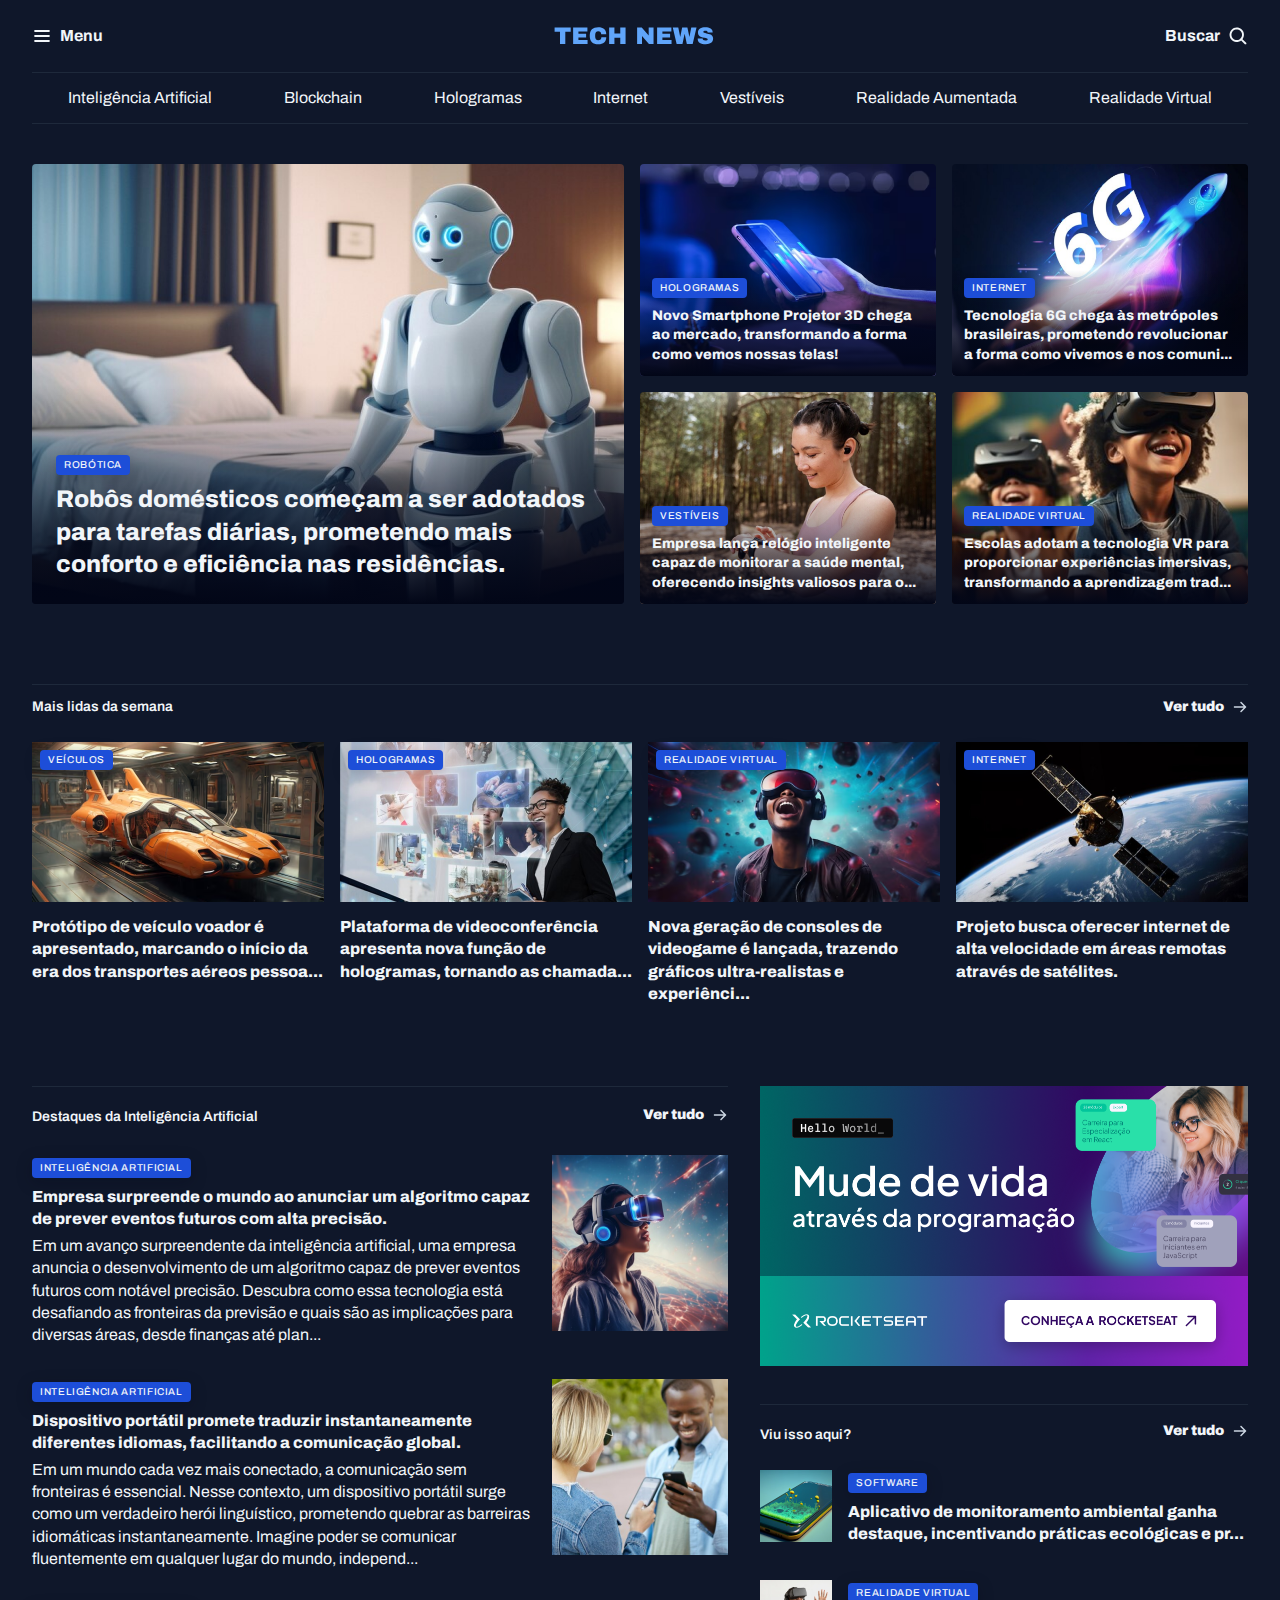
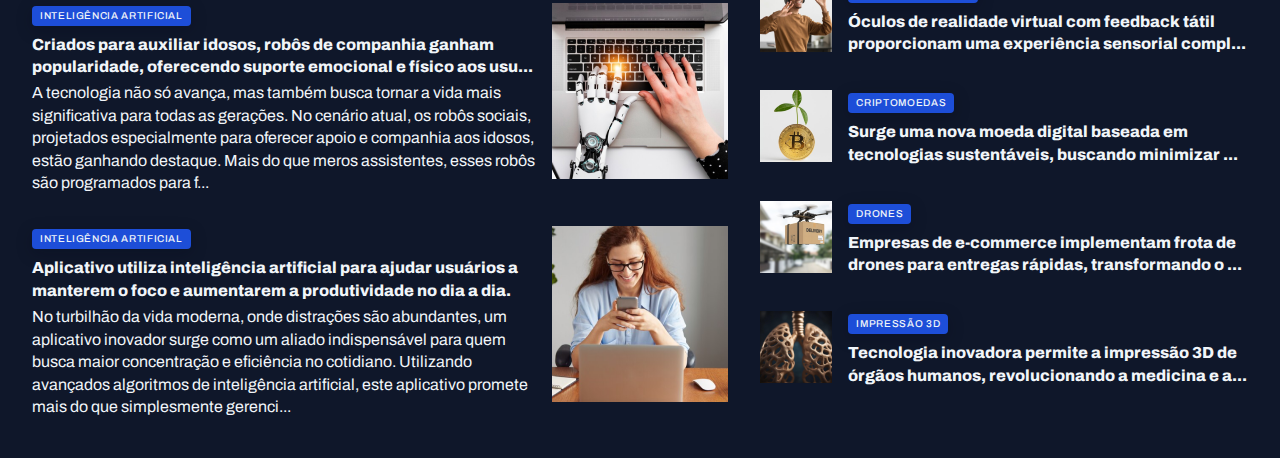
<file: index.html>
<!DOCTYPE html>
<html lang="pt-br">
  <head>
    <link rel="preconnect" href="https://fonts.googleapis.com" />
    <link rel="preconnect" href="https://fonts.gstatic.com" crossorigin />

    <meta charset="UTF-8" />
    <meta name="viewport" content="width=device-width, initial-scale=1.0" />
    <title>Portal de notícias</title>
    <link rel="stylesheet" href="./styles/index.css" />

    <link
      href="https://fonts.googleapis.com/css2?family=Archivo:ital,wght@0,100..900;1,100..900&display=swap"
      rel="stylesheet"
    />
  </head>
  <body>
    <header class="container">
      <nav id="primary" class="grid grid-flow-col">
        <div>
          <img src="assets/icons/List.svg" alt="ícone de menu" />
          <strong>Menu</strong>
        </div>

        <div>
          <img src="assets/Logo.svg" alt="TechNews logo" />
        </div>

        <div>
          <strong>Buscar</strong>
          <img
            src="assets/icons/MagnifyingGlass.svg"
            alt="ícone de lupa para pesquisa"
          />
        </div>
      </nav>

      <nav id="secondary" class="grid grid-flow-col">
        <a href="#">Inteligência Artificial</a>
        <a href="">Blockchain</a>
        <a href="">Hologramas</a>
        <a href="">Internet</a>
        <a href="">Vestíveis</a>
        <a href="">Realidade Aumentada</a>
        <a href="">Realidade Virtual</a>
      </nav>
    </header>

    <main class="grid container">
      <section id="featured" class="grid grid-flow-col gap-16">
        <figure class="card">
          <img src="assets/images/Image 01.png" alt="" />

          <figcaption>
            <span class="content-tag">Robótica</span>
            <h2 class="text-2xl">
              Robôs domésticos começam a ser adotados para tarefas diárias,
              prometendo mais conforto e eficiência nas residências.
            </h2>
          </figcaption>
        </figure>

        <div class="grid grid-cols-2 gap-16">
          <figure class="card">
            <img
              src="assets/images/Image 02.png"
              alt="Novo Smartphone Projetor 3D chega ao mercado, transformando a forma como vemos nossas telas!"
            />

            <figcaption>
              <span class="content-tag">Hologramas</span>
              <h2 class="text-lg">
                Novo Smartphone Projetor 3D chega ao mercado, transformando a
                forma como vemos nossas telas!
              </h2>
            </figcaption>
          </figure>

          <figure class="card">
            <img
              src="assets/images/Image 03.png"
              alt="Tecnologia 6G chega às metrópoles brasileiras, prometendo revolucionar a forma como vivemos e nos comunicamos."
            />

            <figcaption>
              <span class="content-tag">Internet</span>
              <h2 class="text-lg">
                Tecnologia 6G chega às metrópoles brasileiras, prometendo
                revolucionar a forma como vivemos e nos comuni...
              </h2>
            </figcaption>
          </figure>

          <figure class="card">
            <img
              src="assets/images/Image 04.png"
              alt="Empresa lança relógio inteligente capaz de monitorar a saúde mental, oferecendo insights valiosos para o bem-estar pessoal.
          "
            />

            <figcaption>
              <span class="content-tag">Vestíveis</span>
              <h2 class="text-lg">
                Empresa lança relógio inteligente capaz de monitorar a saúde
                mental, oferecendo insights valiosos para o...
              </h2>
            </figcaption>
          </figure>

          <figure class="card">
            <img
              src="assets/images/Image 05.png"
              alt="Escolas adotam a tecnologia VR para proporcionar experiências imersivas, transformando a aprendizagem tradicional."
            />

            <figcaption>
              <span class="content-tag">Realidade Virtual</span>
              <h2 class="text-lg">
                Escolas adotam a tecnologia VR para proporcionar experiências
                imersivas, transformando a aprendizagem trad...
              </h2>
            </figcaption>
          </figure>
        </div>
      </section>

      <section id="weekly">
        <header class="grid grid-flow-col">
          <h3>Mais lidas da semana</h3>
          <a href="#" class="grid grid-flow-col">
            <strong>Ver tudo</strong>
            <span></span>
          </a>
        </header>

        <div class="grid gap-16">
          <figure>
            <span class="content-tag">veículos</span>
            <img
              src="assets/images/Image 06.png"
              alt="Protótipo de veículo voador é apresentado, marcando o início da era dos transportes aéreos pessoais."
            />
            <p>
              Protótipo de veículo voador é apresentado, marcando o início da
              era dos transportes aéreos pessoa...
            </p>
          </figure>

          <figure>
            <span class="content-tag">Hologramas</span>
            <img
              src="assets/images/Image 07.png"
              alt="Plataforma de videoconferência apresenta nova função de hologramas, tornando as chamadas virtuais mais realistas e envolventes."
            />
            <p>
              Plataforma de videoconferência apresenta nova função de
              hologramas, tornando as chamada...
            </p>
          </figure>

          <figure>
            <span class="content-tag">Realidade virtual</span>
            <img
              src="assets/images/Image 08.png"
              alt="Nova geração de consoles de videogame é lançada, trazendo gráficos ultra-realistas e experiências de jogo totalmente envolventes."
            />
            <p>
              Nova geração de consoles de videogame é lançada, trazendo gráficos
              ultra-realistas e experiênci...
            </p>
          </figure>

          <figure>
            <span class="content-tag">Internet</span>
            <img
              src="assets/images/Image 09.png"
              alt="Projeto busca oferecer internet de alta velocidade em áreas remotas através de satélites."
            />
            <p>
              Projeto busca oferecer internet de alta velocidade em áreas
              remotas através de satélites.
            </p>
          </figure>
        </div>
      </section>

      <section id="ai">
        <header class="grid grid-flow-col">
          <h3>Destaques da Inteligência Artificial</h3>
          <a href="#" class="grid grid-flow-col">
            <strong>Ver tudo</strong>
            <span></span>
          </a>
        </header>

        <div class="grid gap-32">
          <article class="grid grid-flow-col gap-16">
            <div>
              <span class="content-tag">Inteligência Artificial</span>
              <h3 class="text-xl">
                Empresa surpreende o mundo ao anunciar um algoritmo capaz de
                prever eventos futuros com alta precisão.
              </h3>
              <p class="text-sm">
                Em um avanço surpreendente da inteligência artificial, uma
                empresa anuncia o desenvolvimento de um algoritmo capaz de
                prever eventos futuros com notável precisão. Descubra como essa
                tecnologia está desafiando as fronteiras da previsão e quais são
                as implicações para diversas áreas, desde finanças até plan...
              </p>
            </div>
            <div>
              <img src="./assets/images/Image 10.png" alt="" />
            </div>
          </article>

          <article class="grid grid-flow-col gap-16">
            <div>
              <span class="content-tag">Inteligência Artificial</span>
              <h3 class="text-xl">
                Dispositivo portátil promete traduzir instantaneamente
                diferentes idiomas, facilitando a comunicação global.
              </h3>
              <p class="text-sm">
                Em um mundo cada vez mais conectado, a comunicação sem
                fronteiras é essencial. Nesse contexto, um dispositivo portátil
                surge como um verdadeiro herói linguístico, prometendo quebrar
                as barreiras idiomáticas instantaneamente. Imagine poder se
                comunicar fluentemente em qualquer lugar do mundo, independ...
              </p>
            </div>
            <div>
              <img src="./assets/images/Image 11.png" alt="" />
            </div>
          </article>

          <article class="grid grid-flow-col gap-16">
            <div>
              <span class="content-tag">Inteligência Artificial</span>
              <h3 class="text-xl">
                Criados para auxiliar idosos, robôs de companhia ganham
                popularidade, oferecendo suporte emocional e físico aos usu...
              </h3>
              <p class="text-sm">
                A tecnologia não só avança, mas também busca tornar a vida mais
                significativa para todas as gerações. No cenário atual, os robôs
                sociais, projetados especialmente para oferecer apoio e
                companhia aos idosos, estão ganhando destaque. Mais do que meros
                assistentes, esses robôs são programados para f...
              </p>
            </div>
            <div>
              <img src="./assets/images/Image 12.png" alt="" />
            </div>
          </article>

          <article class="grid grid-flow-col gap-16">
            <div>
              <span class="content-tag">Inteligência Artificial</span>
              <h3 class="text-xl">
                Aplicativo utiliza inteligência artificial para ajudar usuários
                a manterem o foco e aumentarem a produtividade no dia a dia.
              </h3>
              <p class="text-sm">
                No turbilhão da vida moderna, onde distrações são abundantes, um
                aplicativo inovador surge como um aliado indispensável para quem
                busca maior concentração e eficiência no cotidiano. Utilizando
                avançados algoritmos de inteligência artificial, este aplicativo
                promete mais do que simplesmente gerenci...
              </p>
            </div>
            <div>
              <img src="./assets/images/Image 13.png" alt="" />
            </div>
          </article>
        </div>
      </section>

      <aside>
        <div id="ads">
          <img src="assets/Ads.png" alt="" />
        </div>

        <section id="more">
          <header class="grid grid-flow-col">
            <h3>Viu isso aqui?</h3>
            <a href="#" class="grid grid-flow-col">
              <strong>Ver tudo</strong>
              <span></span>
            </a>
          </header>

          <div class="grid gap-32">
            <article class="grid grid-flow-col gap-16">
              <div>
                <img
                  src="./assets/images/Image 14.png"
                  alt="Aplicativo de monitoramento ambiental ganha destaque, incentivando práticas ecológicas e promovendo a conscientização."
                />
              </div>
              <div>
                <span class="content-tag">Software</span>
                <h3 class="text-xl">
                  Aplicativo de monitoramento ambiental ganha destaque,
                  incentivando práticas ecológicas e pr...
                </h3>
              </div>
            </article>

            <article class="grid grid-flow-col gap-16">
              <div>
                <img
                  src="./assets/images/Image 15.png"
                  alt="Óculos de realidade virtual com feedback tátil proporcionam uma experiência sensorial completa, imergindo usuários em ambientes digitais."
                />
              </div>
              <div>
                <span class="content-tag">Realidade Virtual</span>
                <h3 class="text-xl">
                  Óculos de realidade virtual com feedback tátil proporcionam
                  uma experiência sensorial compl...
                </h3>
              </div>
            </article>

            <article class="grid grid-flow-col gap-16">
              <div>
                <img
                  src="./assets/images/Image 16.png"
                  alt="Surge uma nova moeda digital baseada em tecnologias sustentáveis, buscando minimizar o impacto ambiental associado à mineração de criptomoedas."
                />
              </div>
              <div>
                <span class="content-tag">Criptomoedas</span>
                <h3 class="text-xl">
                  Surge uma nova moeda digital baseada em tecnologias
                  sustentáveis, buscando minimizar ...
                </h3>
              </div>
            </article>

            <article class="grid grid-flow-col gap-16">
              <div>
                <img
                  src="./assets/images/Image 17.png"
                  alt="Empresas de e-commerce implementam frota de drones para entregas rápidas, transformando o cenário do comércio online."
                />
              </div>
              <div>
                <span class="content-tag">Drones</span>
                <h3 class="text-xl">
                  Empresas de e-commerce implementam frota de drones para
                  entregas rápidas, transformando o ...
                </h3>
              </div>
            </article>

            <article class="grid grid-flow-col gap-16">
              <div>
                <img
                  src="./assets/images/Image 18.png"
                  alt="Tecnologia inovadora permite a impressão 3D de órgãos humanos, revolucionando a medicina e a lista de espera por transplantes."
                />
              </div>
              <div>
                <span class="content-tag">Impressão 3d</span>
                <h3 class="text-xl">
                  Tecnologia inovadora permite a impressão 3D de órgãos humanos,
                  revolucionando a medicina e a...
                </h3>
              </div>
            </article>
          </div>
        </section>
      </aside>
    </main>
  </body>
</html>
</file>
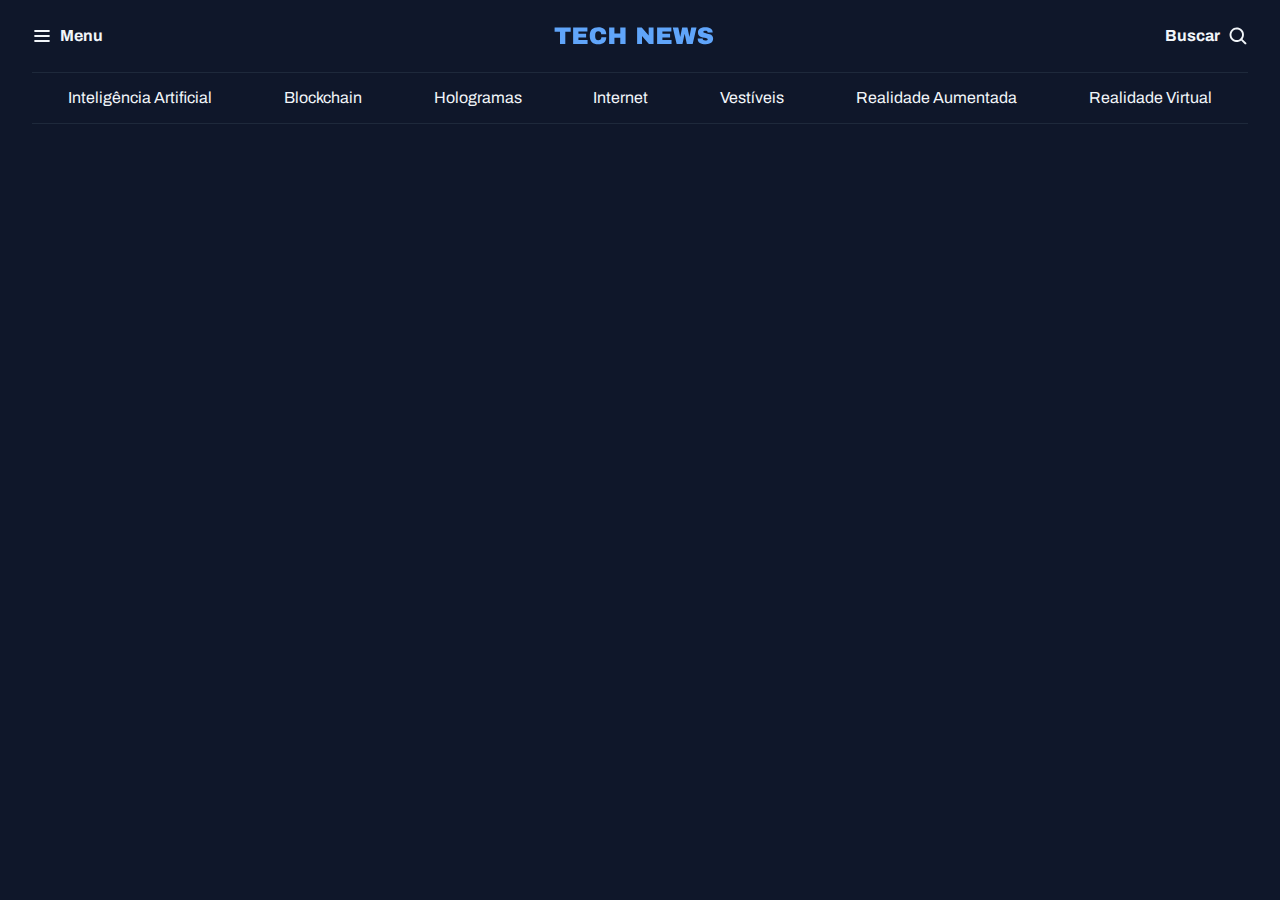
<file: 05 - Criando o header e os menus/index.html>
<!DOCTYPE html>
<html lang="pt-br">
  <head>

  <link rel="preconnect" href="https://fonts.googleapis.com">
  <link rel="preconnect" href="https://fonts.gstatic.com" crossorigin>

  <meta charset="UTF-8">
  <meta name="viewport" content="width=device-width, initial-scale=1.0">
  <title>Portal de notícias</title>
  <link rel="stylesheet" href="./styles/index.css">

  <link href="https://fonts.googleapis.com/css2?family=Archivo:ital,wght@0,100..900;1,100..900&display=swap" rel="stylesheet">
</head>
<body>
  <header class="container
  ">
    <nav id="primary" class="grid grid-flow-col">
      <div>
        <img src="assets/icons/List.svg" alt="ícone de menu">
        <strong>Menu</strong>
      </div>

      <div>
        <img src="assets/Logo.svg" alt="TechNews logo">
      </div>

      <div>
        <strong>Buscar</strong>
        <img src="assets/icons/MagnifyingGlass.svg" alt="ícone de lupa para pesquisa">
      </div>
    </nav>

    <nav id="secondary" class="grid grid-flow-col">
      <a href="#">Inteligência Artificial</a>
      <a href="">Blockchain</a>
      <a href="">Hologramas</a>
      <a href="">Internet</a>
      <a href="">Vestíveis</a>
      <a href="">Realidade Aumentada</a>
      <a href="">Realidade  Virtual</a>
    </nav>
  </header>
</body>
</html>
</file>
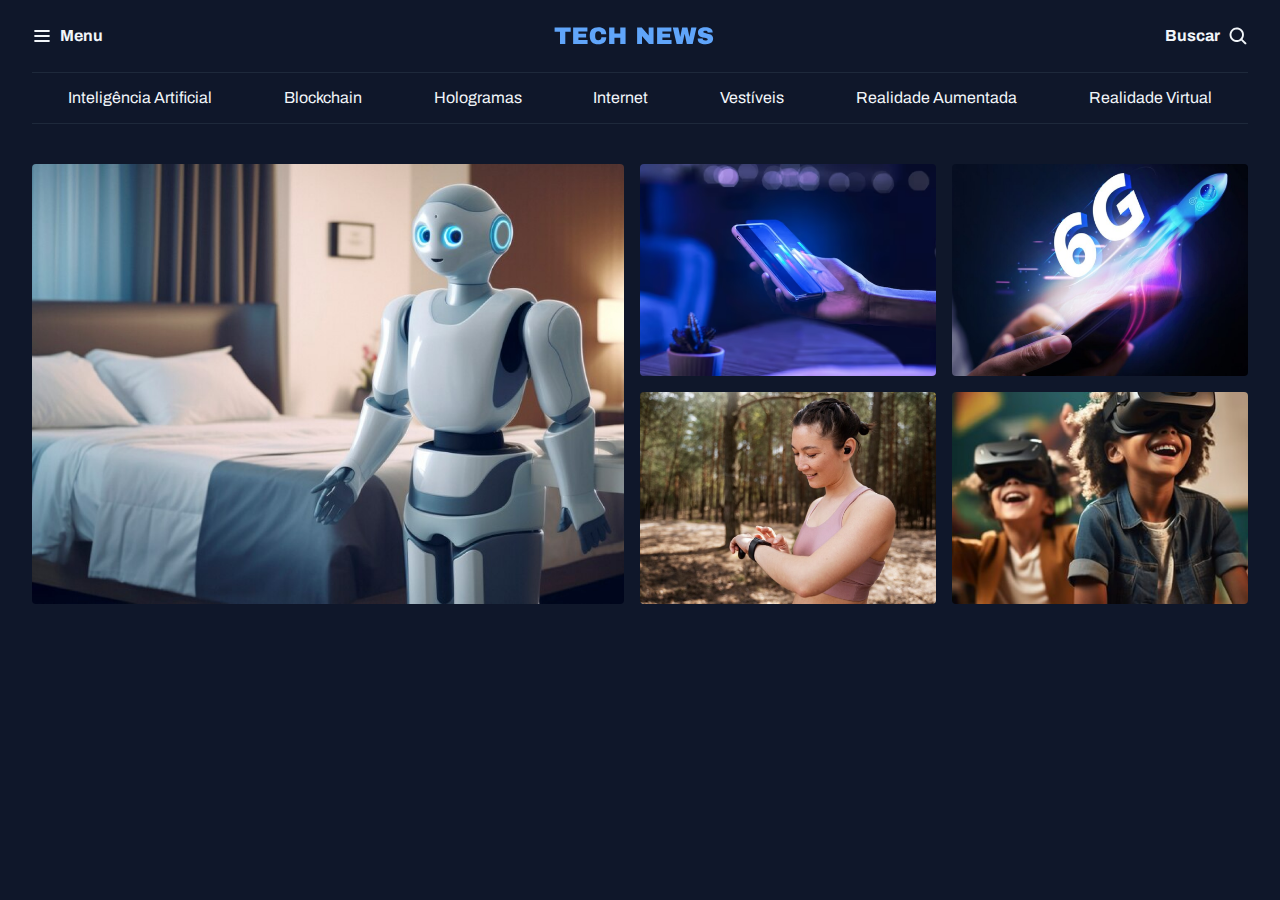
<file: 06 - Estruturando a seção de destaques/index.html>
<!DOCTYPE html>
<html lang="pt-br">
  <head>

  <link rel="preconnect" href="https://fonts.googleapis.com">
  <link rel="preconnect" href="https://fonts.gstatic.com" crossorigin>

  <meta charset="UTF-8">
  <meta name="viewport" content="width=device-width, initial-scale=1.0">
  <title>Portal de notícias</title>
  <link rel="stylesheet" href="./styles/index.css">

  <link href="https://fonts.googleapis.com/css2?family=Archivo:ital,wght@0,100..900;1,100..900&display=swap" rel="stylesheet">
</head>
<body>
  <header class="container
  ">
    <nav id="primary" class="grid grid-flow-col">
      <div>
        <img src="assets/icons/List.svg" alt="ícone de menu">
        <strong>Menu</strong>
      </div>

      <div>
        <img src="assets/Logo.svg" alt="TechNews logo">
      </div>

      <div>
        <strong>Buscar</strong>
        <img src="assets/icons/MagnifyingGlass.svg" alt="ícone de lupa para pesquisa">
      </div>
    </nav>

    <nav id="secondary" class="grid grid-flow-col">
      <a href="#">Inteligência Artificial</a>
      <a href="">Blockchain</a>
      <a href="">Hologramas</a>
      <a href="">Internet</a>
      <a href="">Vestíveis</a>
      <a href="">Realidade Aumentada</a>
      <a href="">Realidade  Virtual</a>
    </nav>
  </header>

  <main class="grid container">
    <section id="featured" class="grid grid-flow-col gap-16">

      <div>
        <img src="assets/images/Image 01.png" alt="">
      </div>
      
      <div class="grid grid-cols-2 gap-16">
        <div>
          <img src="assets/images/Image 02.png" alt="">
        </div>
        <div>
          <img src="assets/images/Image 03.png" alt="">
        </div>
        <div>
          <img src="assets/images/Image 04.png" alt="">
        </div>
        <div>
          <img src="assets/images/Image 05.png" alt="">
        </div>
      </div>

    </section>
  </main>
</body>
</html>
</file>
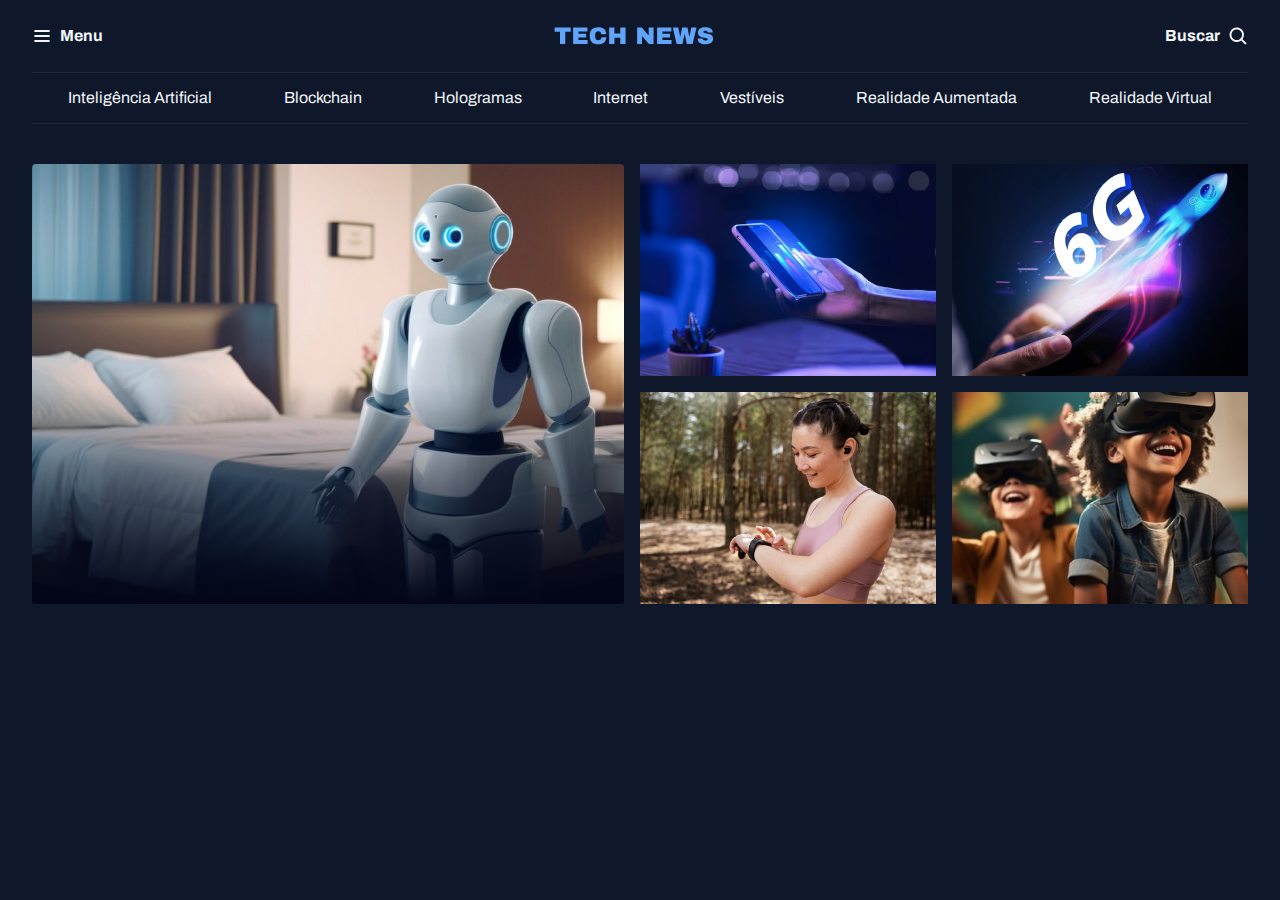
<file: 07 - Criando o card com o fundo degradê/index.html>
<!DOCTYPE html>
<html lang="pt-br">
  <head>

  <link rel="preconnect" href="https://fonts.googleapis.com">
  <link rel="preconnect" href="https://fonts.gstatic.com" crossorigin>

  <meta charset="UTF-8">
  <meta name="viewport" content="width=device-width, initial-scale=1.0">
  <title>Portal de notícias</title>
  <link rel="stylesheet" href="./styles/index.css">

  <link href="https://fonts.googleapis.com/css2?family=Archivo:ital,wght@0,100..900;1,100..900&display=swap" rel="stylesheet">
</head>
<body>
  <header class="container
  ">
    <nav id="primary" class="grid grid-flow-col">
      <div>
        <img src="assets/icons/List.svg" alt="ícone de menu">
        <strong>Menu</strong>
      </div>

      <div>
        <img src="assets/Logo.svg" alt="TechNews logo">
      </div>

      <div>
        <strong>Buscar</strong>
        <img src="assets/icons/MagnifyingGlass.svg" alt="ícone de lupa para pesquisa">
      </div>
    </nav>

    <nav id="secondary" class="grid grid-flow-col">
      <a href="#">Inteligência Artificial</a>
      <a href="">Blockchain</a>
      <a href="">Hologramas</a>
      <a href="">Internet</a>
      <a href="">Vestíveis</a>
      <a href="">Realidade Aumentada</a>
      <a href="">Realidade  Virtual</a>
    </nav>
  </header>

  <main class="grid container">
    <section id="featured" class="grid grid-flow-col gap-16">

      <div class="card">
        <img src="assets/images/Image 01.png" alt="">
      </div>
      
      <div class="grid grid-cols-2 gap-16">
        <div>
          <img src="assets/images/Image 02.png" alt="">
        </div>
        <div>
          <img src="assets/images/Image 03.png" alt="">
        </div>
        <div>
          <img src="assets/images/Image 04.png" alt="">
        </div>
        <div>
          <img src="assets/images/Image 05.png" alt="">
        </div>
      </div>

    </section>
  </main>
</body>
</html>
</file>
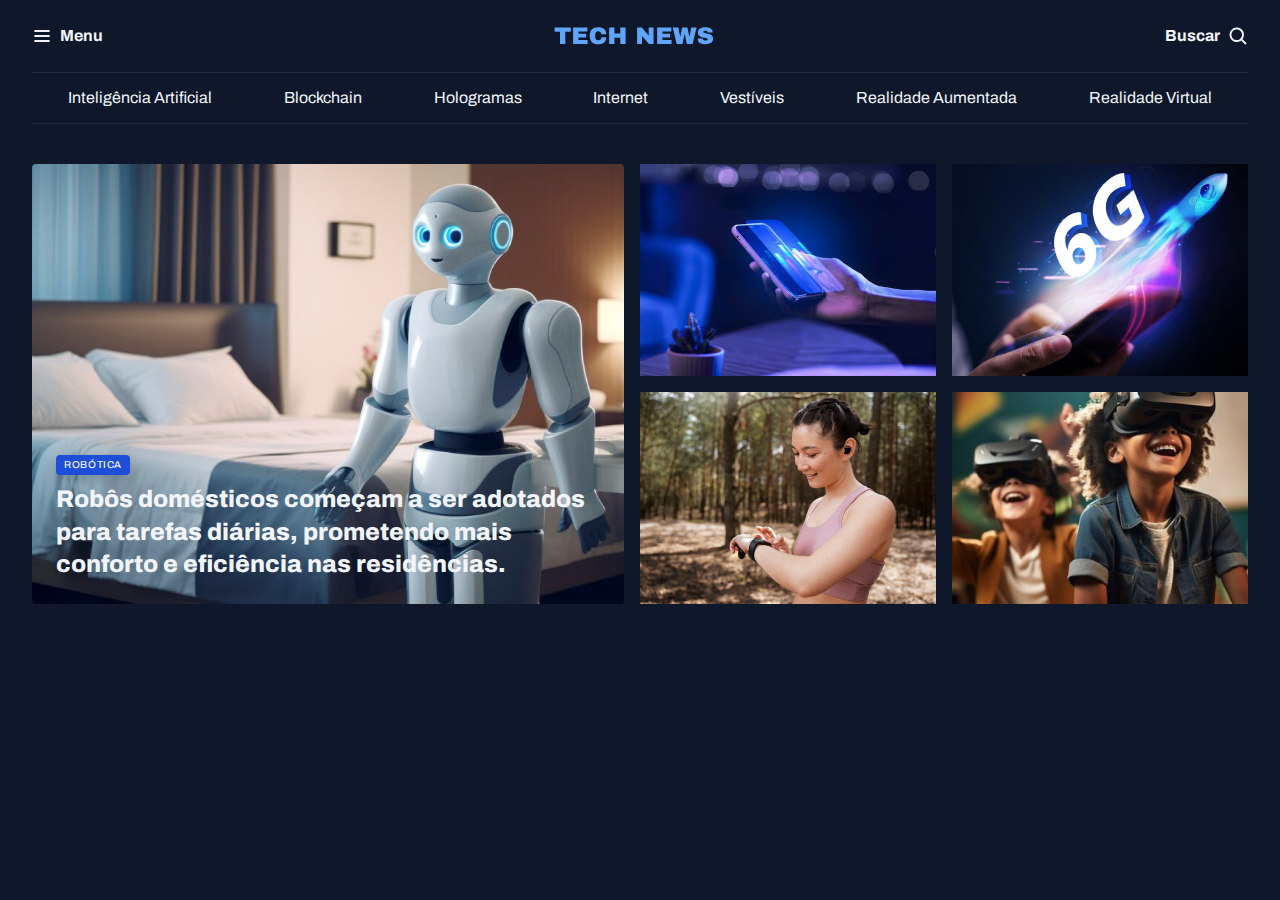
<file: 08 - Ajustando o conteúdo do card/index.html>
<!DOCTYPE html>
<html lang="pt-br">
  <head>

  <link rel="preconnect" href="https://fonts.googleapis.com">
  <link rel="preconnect" href="https://fonts.gstatic.com" crossorigin>

  <meta charset="UTF-8">
  <meta name="viewport" content="width=device-width, initial-scale=1.0">
  <title>Portal de notícias</title>
  <link rel="stylesheet" href="./styles/index.css">

  <link href="https://fonts.googleapis.com/css2?family=Archivo:ital,wght@0,100..900;1,100..900&display=swap" rel="stylesheet">
</head>
<body>
  <header class="container
  ">
    <nav id="primary" class="grid grid-flow-col">
      <div>
        <img src="assets/icons/List.svg" alt="ícone de menu">
        <strong>Menu</strong>
      </div>

      <div>
        <img src="assets/Logo.svg" alt="TechNews logo">
      </div>

      <div>
        <strong>Buscar</strong>
        <img src="assets/icons/MagnifyingGlass.svg" alt="ícone de lupa para pesquisa">
      </div>
    </nav>

    <nav id="secondary" class="grid grid-flow-col">
      <a href="#">Inteligência Artificial</a>
      <a href="">Blockchain</a>
      <a href="">Hologramas</a>
      <a href="">Internet</a>
      <a href="">Vestíveis</a>
      <a href="">Realidade Aumentada</a>
      <a href="">Realidade  Virtual</a>
    </nav>
  </header>

  <main class="grid container">
    <section id="featured" class="grid grid-flow-col gap-16">

        <figure class="card">
          <img src="assets/images/Image 01.png" alt="">

          <figcaption>
            <span class="content-tag">Robótica</span>
            <h2 class="text-2xl">
              Robôs domésticos começam a ser adotados para tarefas diárias, prometendo mais conforto e eficiência nas residências.
            </h2>
          </figcaption>
        </figure>
      
      <div class="grid grid-cols-2 gap-16">
        <div>
          <img src="assets/images/Image 02.png" alt="">
        </div>
        <div>
          <img src="assets/images/Image 03.png" alt="">
        </div>
        <div>
          <img src="assets/images/Image 04.png" alt="">
        </div>
        <div>
          <img src="assets/images/Image 05.png" alt="">
        </div>
      </div>

    </section>
  </main>
</body>
</html>
</file>
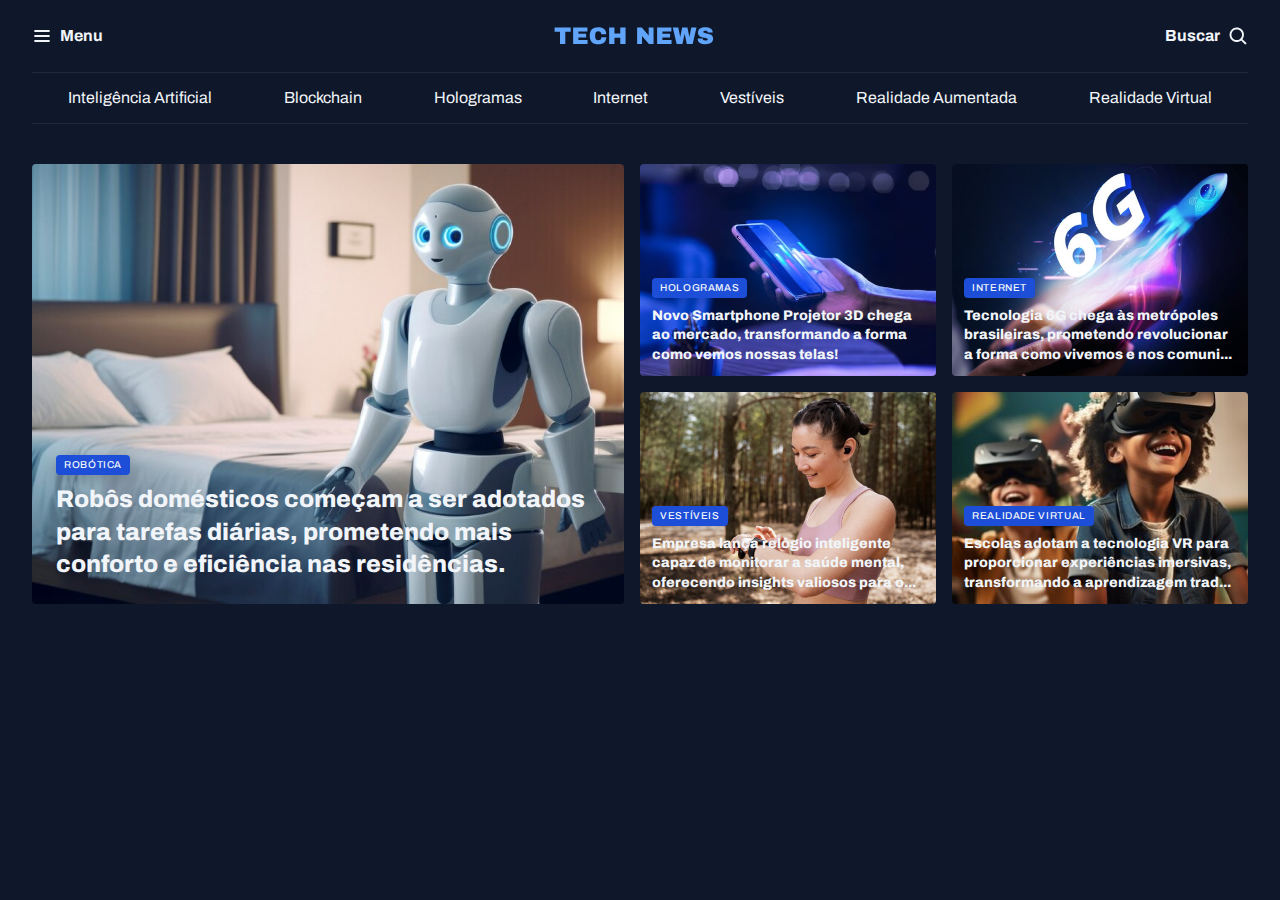
<file: 09 - Finalizando a seção destaques/index.html>
<!DOCTYPE html>
<html lang="pt-br">
  <head>

  <link rel="preconnect" href="https://fonts.googleapis.com">
  <link rel="preconnect" href="https://fonts.gstatic.com" crossorigin>

  <meta charset="UTF-8">
  <meta name="viewport" content="width=device-width, initial-scale=1.0">
  <title>Portal de notícias</title>
  <link rel="stylesheet" href="./styles/index.css">

  <link href="https://fonts.googleapis.com/css2?family=Archivo:ital,wght@0,100..900;1,100..900&display=swap" rel="stylesheet">
</head>
<body>
  <header class="container
  ">
    <nav id="primary" class="grid grid-flow-col">
      <div>
        <img src="assets/icons/List.svg" alt="ícone de menu">
        <strong>Menu</strong>
      </div>

      <div>
        <img src="assets/Logo.svg" alt="TechNews logo">
      </div>

      <div>
        <strong>Buscar</strong>
        <img src="assets/icons/MagnifyingGlass.svg" alt="ícone de lupa para pesquisa">
      </div>
    </nav>

    <nav id="secondary" class="grid grid-flow-col">
      <a href="#">Inteligência Artificial</a>
      <a href="">Blockchain</a>
      <a href="">Hologramas</a>
      <a href="">Internet</a>
      <a href="">Vestíveis</a>
      <a href="">Realidade Aumentada</a>
      <a href="">Realidade  Virtual</a>
    </nav>
  </header>

  <main class="grid container">
    <section id="featured" class="grid grid-flow-col gap-16">

        <figure class="card">
          <img src="assets/images/Image 01.png" alt="">

          <figcaption>
            <span class="content-tag">Robótica</span>
            <h2 class="text-2xl">
              Robôs domésticos começam a ser adotados para tarefas diárias, prometendo mais conforto e eficiência nas residências.
            </h2>
          </figcaption>
        </figure>
      
      <div class="grid grid-cols-2 gap-16">

        <figure class="card">
          <img src="assets/images/Image 02.png" alt="Novo Smartphone Projetor 3D chega ao mercado, transformando a forma como vemos nossas telas!">

          <figcaption>
            <span class="content-tag">Hologramas</span>
            <h2 class="text-lg">
              Novo Smartphone Projetor 3D chega ao mercado, transformando a forma como vemos nossas telas!
            </h2>
          </figcaption>
        </figure>

        <figure class="card">
          <img src="assets/images/Image 03.png" alt="Tecnologia 6G chega às metrópoles brasileiras, prometendo revolucionar a forma como vivemos e nos comunicamos.">

          <figcaption>
            <span class="content-tag">Internet</span>
            <h2 class="text-lg">
              Tecnologia 6G chega às metrópoles brasileiras, prometendo revolucionar a forma como vivemos e nos comuni...
            </h2>
          </figcaption>
        </figure>

        <figure class="card">
          <img src="assets/images/Image 04.png" alt="Empresa lança relógio inteligente capaz de monitorar a saúde mental, oferecendo insights valiosos para o bem-estar pessoal.
          ">

          <figcaption>
            <span class="content-tag">Vestíveis</span>
            <h2 class="text-lg">
              Empresa lança relógio inteligente capaz de monitorar a saúde mental, oferecendo insights valiosos para o...
            </h2>
          </figcaption>
        </figure>

        <figure class="card">
          <img src="assets/images/Image 05.png" alt="Escolas adotam a tecnologia VR para proporcionar experiências imersivas, transformando a aprendizagem tradicional.">

          <figcaption>
            <span class="content-tag">Realidade Virtual</span>
            <h2 class="text-lg">
              Escolas adotam a tecnologia VR para proporcionar experiências imersivas, transformando a aprendizagem trad...
            </h2>
          </figcaption>
        </figure>

      </div>

    </section>
  </main>
</body>
</html>
</file>
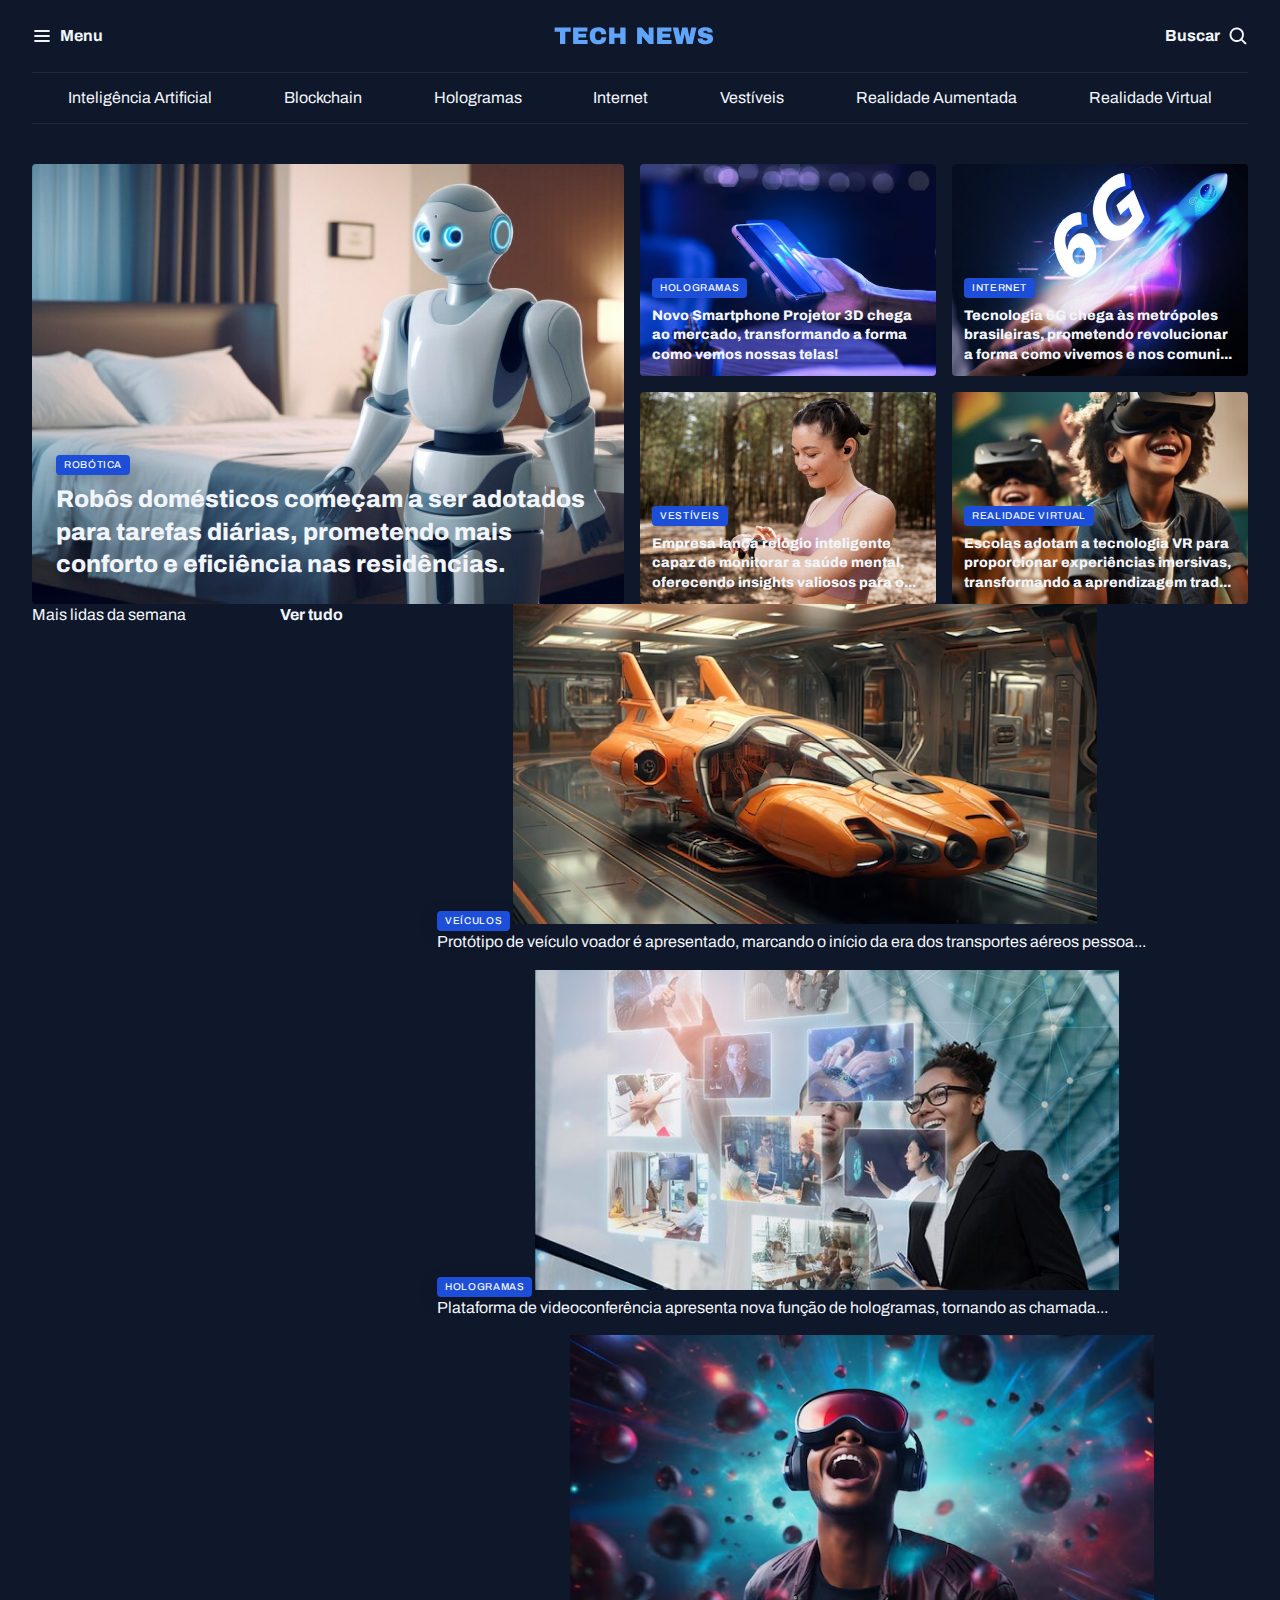
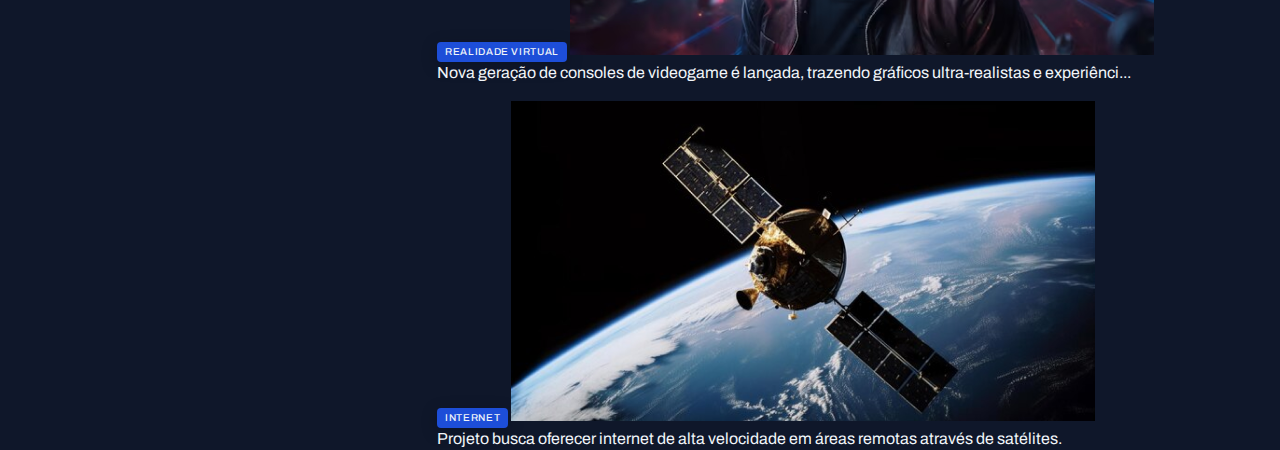
<file: 10 - Estruturando a seção mais lidas da semana/index.html>
<!DOCTYPE html>
<html lang="pt-br">
  <head>

  <link rel="preconnect" href="https://fonts.googleapis.com">
  <link rel="preconnect" href="https://fonts.gstatic.com" crossorigin>

  <meta charset="UTF-8">
  <meta name="viewport" content="width=device-width, initial-scale=1.0">
  <title>Portal de notícias</title>
  <link rel="stylesheet" href="./styles/index.css">

  <link href="https://fonts.googleapis.com/css2?family=Archivo:ital,wght@0,100..900;1,100..900&display=swap" rel="stylesheet">
</head>
<body>
  <header class="container
  ">
    <nav id="primary" class="grid grid-flow-col">
      <div>
        <img src="assets/icons/List.svg" alt="ícone de menu">
        <strong>Menu</strong>
      </div>

      <div>
        <img src="assets/Logo.svg" alt="TechNews logo">
      </div>

      <div>
        <strong>Buscar</strong>
        <img src="assets/icons/MagnifyingGlass.svg" alt="ícone de lupa para pesquisa">
      </div>
    </nav>

    <nav id="secondary" class="grid grid-flow-col">
      <a href="#">Inteligência Artificial</a>
      <a href="">Blockchain</a>
      <a href="">Hologramas</a>
      <a href="">Internet</a>
      <a href="">Vestíveis</a>
      <a href="">Realidade Aumentada</a>
      <a href="">Realidade  Virtual</a>
    </nav>
  </header>

  <main class="grid container">
    <section id="featured" class="grid grid-flow-col gap-16">

        <figure class="card">
          <img src="assets/images/Image 01.png" alt="">

          <figcaption>
            <span class="content-tag">Robótica</span>
            <h2 class="text-2xl">
              Robôs domésticos começam a ser adotados para tarefas diárias, prometendo mais conforto e eficiência nas residências.
            </h2>
          </figcaption>
        </figure>
      
      <div class="grid grid-cols-2 gap-16">

        <figure class="card">
          <img src="assets/images/Image 02.png" alt="Novo Smartphone Projetor 3D chega ao mercado, transformando a forma como vemos nossas telas!">

          <figcaption>
            <span class="content-tag">Hologramas</span>
            <h2 class="text-lg">
              Novo Smartphone Projetor 3D chega ao mercado, transformando a forma como vemos nossas telas!
            </h2>
          </figcaption>
        </figure>

        <figure class="card">
          <img src="assets/images/Image 03.png" alt="Tecnologia 6G chega às metrópoles brasileiras, prometendo revolucionar a forma como vivemos e nos comunicamos.">

          <figcaption>
            <span class="content-tag">Internet</span>
            <h2 class="text-lg">
              Tecnologia 6G chega às metrópoles brasileiras, prometendo revolucionar a forma como vivemos e nos comuni...
            </h2>
          </figcaption>
        </figure>

        <figure class="card">
          <img src="assets/images/Image 04.png" alt="Empresa lança relógio inteligente capaz de monitorar a saúde mental, oferecendo insights valiosos para o bem-estar pessoal.
          ">

          <figcaption>
            <span class="content-tag">Vestíveis</span>
            <h2 class="text-lg">
              Empresa lança relógio inteligente capaz de monitorar a saúde mental, oferecendo insights valiosos para o...
            </h2>
          </figcaption>
        </figure>

        <figure class="card">
          <img src="assets/images/Image 05.png" alt="Escolas adotam a tecnologia VR para proporcionar experiências imersivas, transformando a aprendizagem tradicional.">

          <figcaption>
            <span class="content-tag">Realidade Virtual</span>
            <h2 class="text-lg">
              Escolas adotam a tecnologia VR para proporcionar experiências imersivas, transformando a aprendizagem trad...
            </h2>
          </figcaption>
        </figure>

      </div>

    </section>

    <section id="weekly">
      <header class="grid grid-flow-col">

        <h3>Mais lidas da semana</h3>
        <a href="#" class="grid grid-flow-col">
          <strong>Ver tudo</strong>
          <span></span>
        </a>

        <div class="grid gap-16">

          <figure>
            <span class="content-tag">veículos</span>
            <img src="assets/images/Image 06.png" alt="Protótipo de veículo voador é apresentado, marcando o início da era dos transportes aéreos pessoais.">
            <p>Protótipo de veículo voador é apresentado, marcando o início da era dos transportes aéreos pessoa...</p>
          </figure>

          <figure>
            <span class="content-tag">Hologramas</span>
            <img src="assets/images/Image 07.png" alt="Plataforma de videoconferência apresenta nova função de hologramas, tornando as chamadas virtuais mais realistas e envolventes.">
            <p>Plataforma de videoconferência apresenta nova função de hologramas, tornando as chamada...</p>
          </figure>

          <figure>
            <span class="content-tag">Realidade virtual</span>
            <img src="assets/images/Image 08.png" alt="Nova geração de consoles de videogame é lançada, trazendo gráficos ultra-realistas e experiências de jogo totalmente envolventes.">
            <p>Nova geração de consoles de videogame é lançada, trazendo gráficos ultra-realistas e experiênci...</p>
          </figure>

          <figure>
            <span class="content-tag">Internet</span>
            <img src="assets/images/Image 09.png" alt="Projeto busca oferecer internet de alta velocidade em áreas remotas através de satélites.">
            <p>Projeto busca oferecer internet de alta velocidade em áreas remotas através de satélites.</p>
          </figure>

        </div>
      </header>
    </section>
  </main>
</body>
</html>
</file>
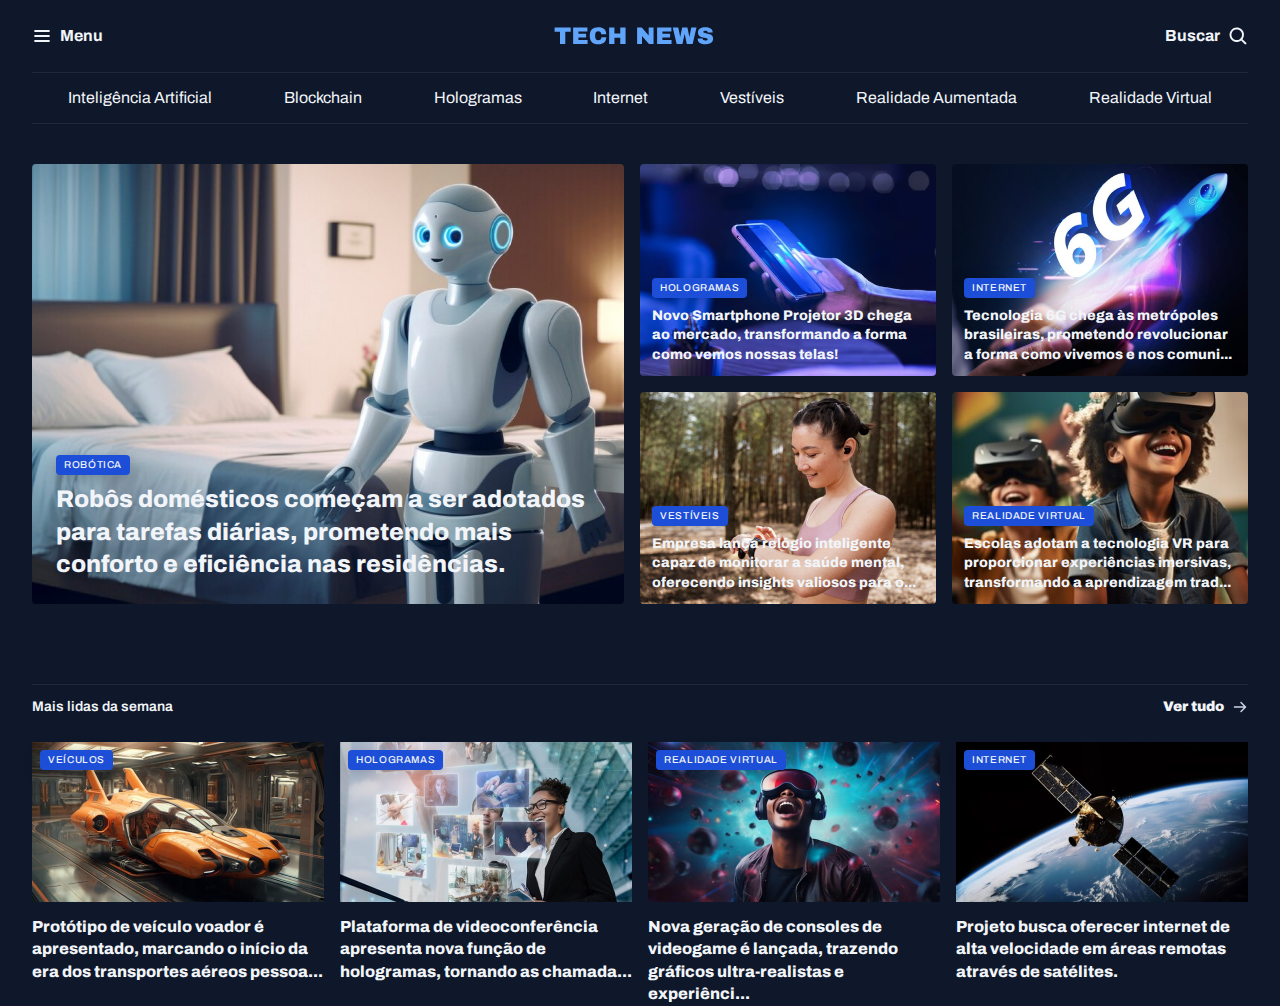
<file: 11 - Aplicando estilos na seção mais lidas da semana/index.html>
<!DOCTYPE html>
<html lang="pt-br">
  <head>

  <link rel="preconnect" href="https://fonts.googleapis.com">
  <link rel="preconnect" href="https://fonts.gstatic.com" crossorigin>

  <meta charset="UTF-8">
  <meta name="viewport" content="width=device-width, initial-scale=1.0">
  <title>Portal de notícias</title>
  <link rel="stylesheet" href="./styles/index.css">

  <link href="https://fonts.googleapis.com/css2?family=Archivo:ital,wght@0,100..900;1,100..900&display=swap" rel="stylesheet">
</head>
<body>
  <header class="container
  ">
    <nav id="primary" class="grid grid-flow-col">
      <div>
        <img src="assets/icons/List.svg" alt="ícone de menu">
        <strong>Menu</strong>
      </div>

      <div>
        <img src="assets/Logo.svg" alt="TechNews logo">
      </div>

      <div>
        <strong>Buscar</strong>
        <img src="assets/icons/MagnifyingGlass.svg" alt="ícone de lupa para pesquisa">
      </div>
    </nav>

    <nav id="secondary" class="grid grid-flow-col">
      <a href="#">Inteligência Artificial</a>
      <a href="">Blockchain</a>
      <a href="">Hologramas</a>
      <a href="">Internet</a>
      <a href="">Vestíveis</a>
      <a href="">Realidade Aumentada</a>
      <a href="">Realidade  Virtual</a>
    </nav>
  </header>

  <main class="grid container">
    <section id="featured" class="grid grid-flow-col gap-16">

        <figure class="card">
          <img src="assets/images/Image 01.png" alt="">

          <figcaption>
            <span class="content-tag">Robótica</span>
            <h2 class="text-2xl">
              Robôs domésticos começam a ser adotados para tarefas diárias, prometendo mais conforto e eficiência nas residências.
            </h2>
          </figcaption>
        </figure>
      
      <div class="grid grid-cols-2 gap-16">

        <figure class="card">
          <img src="assets/images/Image 02.png" alt="Novo Smartphone Projetor 3D chega ao mercado, transformando a forma como vemos nossas telas!">

          <figcaption>
            <span class="content-tag">Hologramas</span>
            <h2 class="text-lg">
              Novo Smartphone Projetor 3D chega ao mercado, transformando a forma como vemos nossas telas!
            </h2>
          </figcaption>
        </figure>

        <figure class="card">
          <img src="assets/images/Image 03.png" alt="Tecnologia 6G chega às metrópoles brasileiras, prometendo revolucionar a forma como vivemos e nos comunicamos.">

          <figcaption>
            <span class="content-tag">Internet</span>
            <h2 class="text-lg">
              Tecnologia 6G chega às metrópoles brasileiras, prometendo revolucionar a forma como vivemos e nos comuni...
            </h2>
          </figcaption>
        </figure>

        <figure class="card">
          <img src="assets/images/Image 04.png" alt="Empresa lança relógio inteligente capaz de monitorar a saúde mental, oferecendo insights valiosos para o bem-estar pessoal.
          ">

          <figcaption>
            <span class="content-tag">Vestíveis</span>
            <h2 class="text-lg">
              Empresa lança relógio inteligente capaz de monitorar a saúde mental, oferecendo insights valiosos para o...
            </h2>
          </figcaption>
        </figure>

        <figure class="card">
          <img src="assets/images/Image 05.png" alt="Escolas adotam a tecnologia VR para proporcionar experiências imersivas, transformando a aprendizagem tradicional.">

          <figcaption>
            <span class="content-tag">Realidade Virtual</span>
            <h2 class="text-lg">
              Escolas adotam a tecnologia VR para proporcionar experiências imersivas, transformando a aprendizagem trad...
            </h2>
          </figcaption>
        </figure>

      </div>

    </section>

    <section id="weekly">
      <header class="grid grid-flow-col">

        <h3>Mais lidas da semana</h3>
        <a href="#" class="grid grid-flow-col">
          <strong>Ver tudo</strong>
          <span></span>
        </a>
      </header>

        <div class="grid gap-16">

          <figure>
            <span class="content-tag">veículos</span>
            <img src="assets/images/Image 06.png" alt="Protótipo de veículo voador é apresentado, marcando o início da era dos transportes aéreos pessoais.">
            <p>Protótipo de veículo voador é apresentado, marcando o início da era dos transportes aéreos pessoa...</p>
          </figure>

          <figure>
            <span class="content-tag">Hologramas</span>
            <img src="assets/images/Image 07.png" alt="Plataforma de videoconferência apresenta nova função de hologramas, tornando as chamadas virtuais mais realistas e envolventes.">
            <p>Plataforma de videoconferência apresenta nova função de hologramas, tornando as chamada...</p>
          </figure>

          <figure>
            <span class="content-tag">Realidade virtual</span>
            <img src="assets/images/Image 08.png" alt="Nova geração de consoles de videogame é lançada, trazendo gráficos ultra-realistas e experiências de jogo totalmente envolventes.">
            <p>Nova geração de consoles de videogame é lançada, trazendo gráficos ultra-realistas e experiênci...</p>
          </figure>

          <figure>
            <span class="content-tag">Internet</span>
            <img src="assets/images/Image 09.png" alt="Projeto busca oferecer internet de alta velocidade em áreas remotas através de satélites.">
            <p>Projeto busca oferecer internet de alta velocidade em áreas remotas através de satélites.</p>
          </figure>

        </div>
    </section>
  </main>
</body>
</html>
</file>
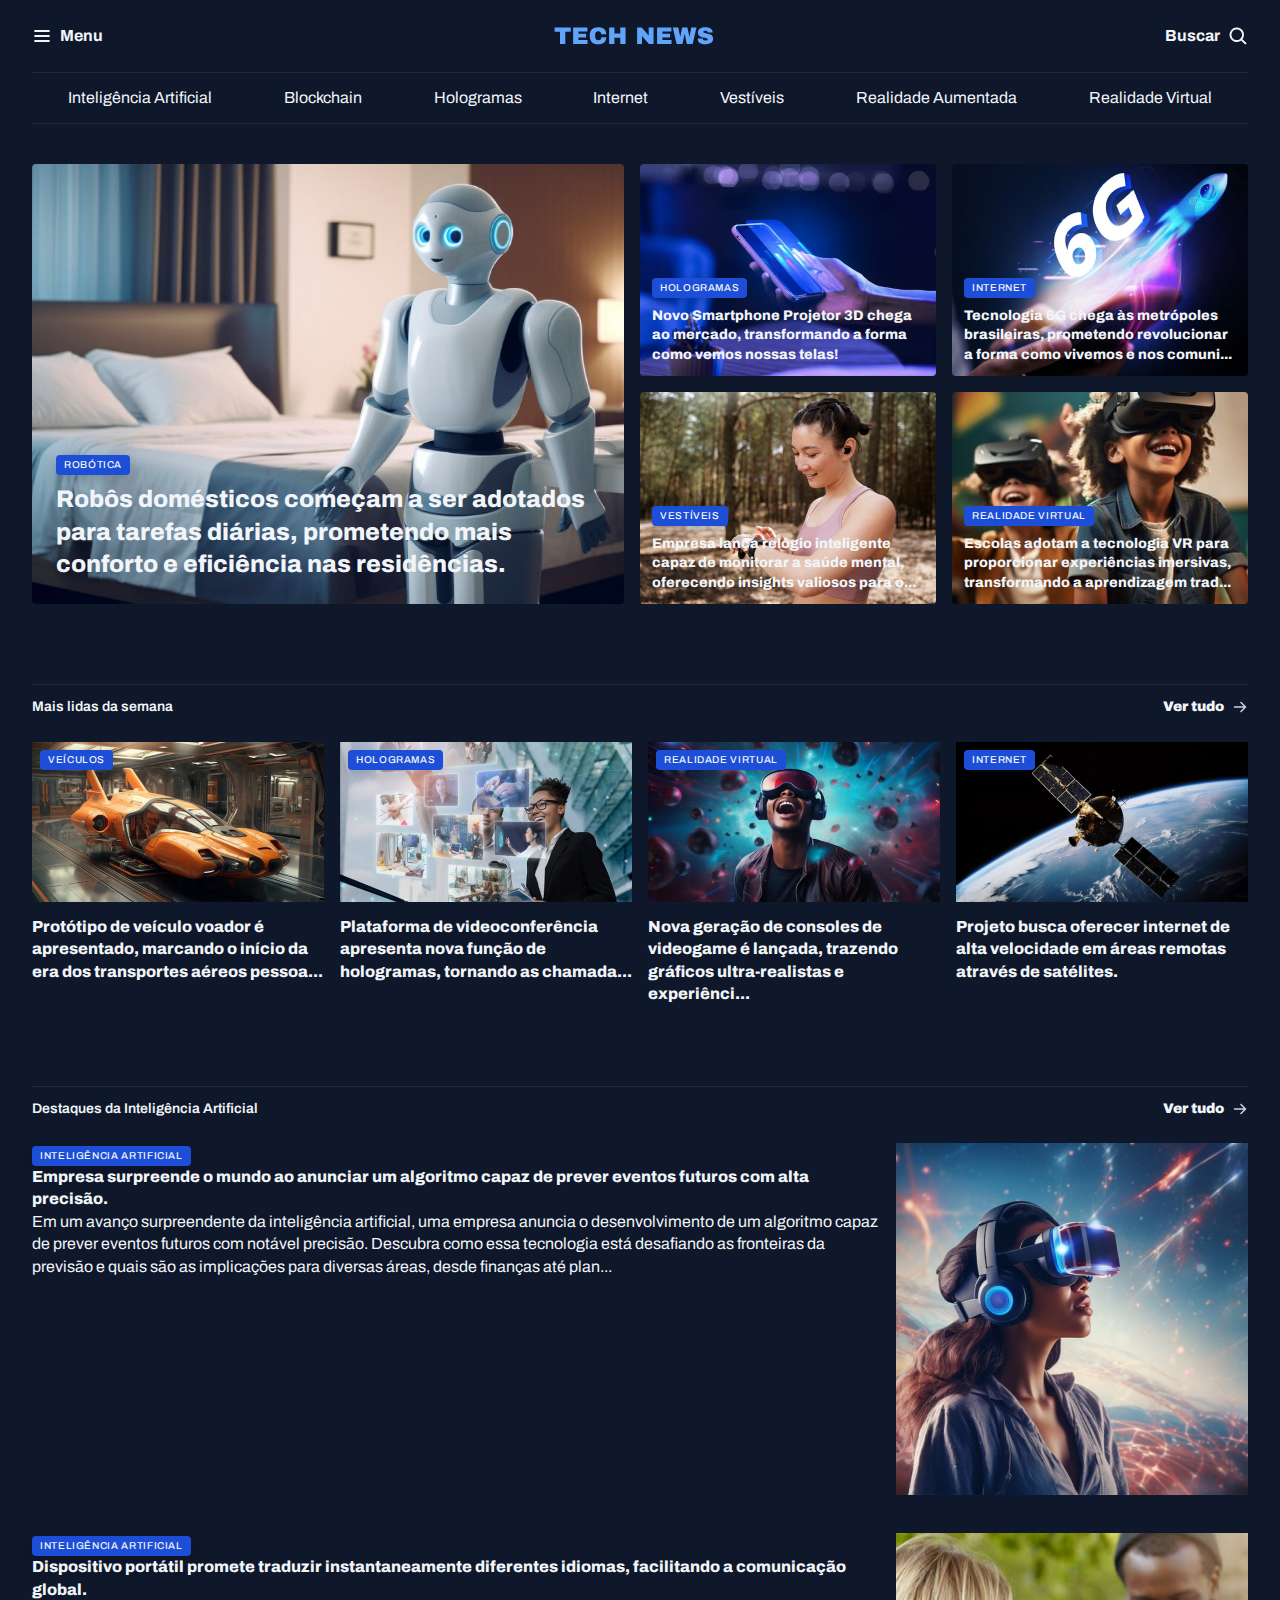
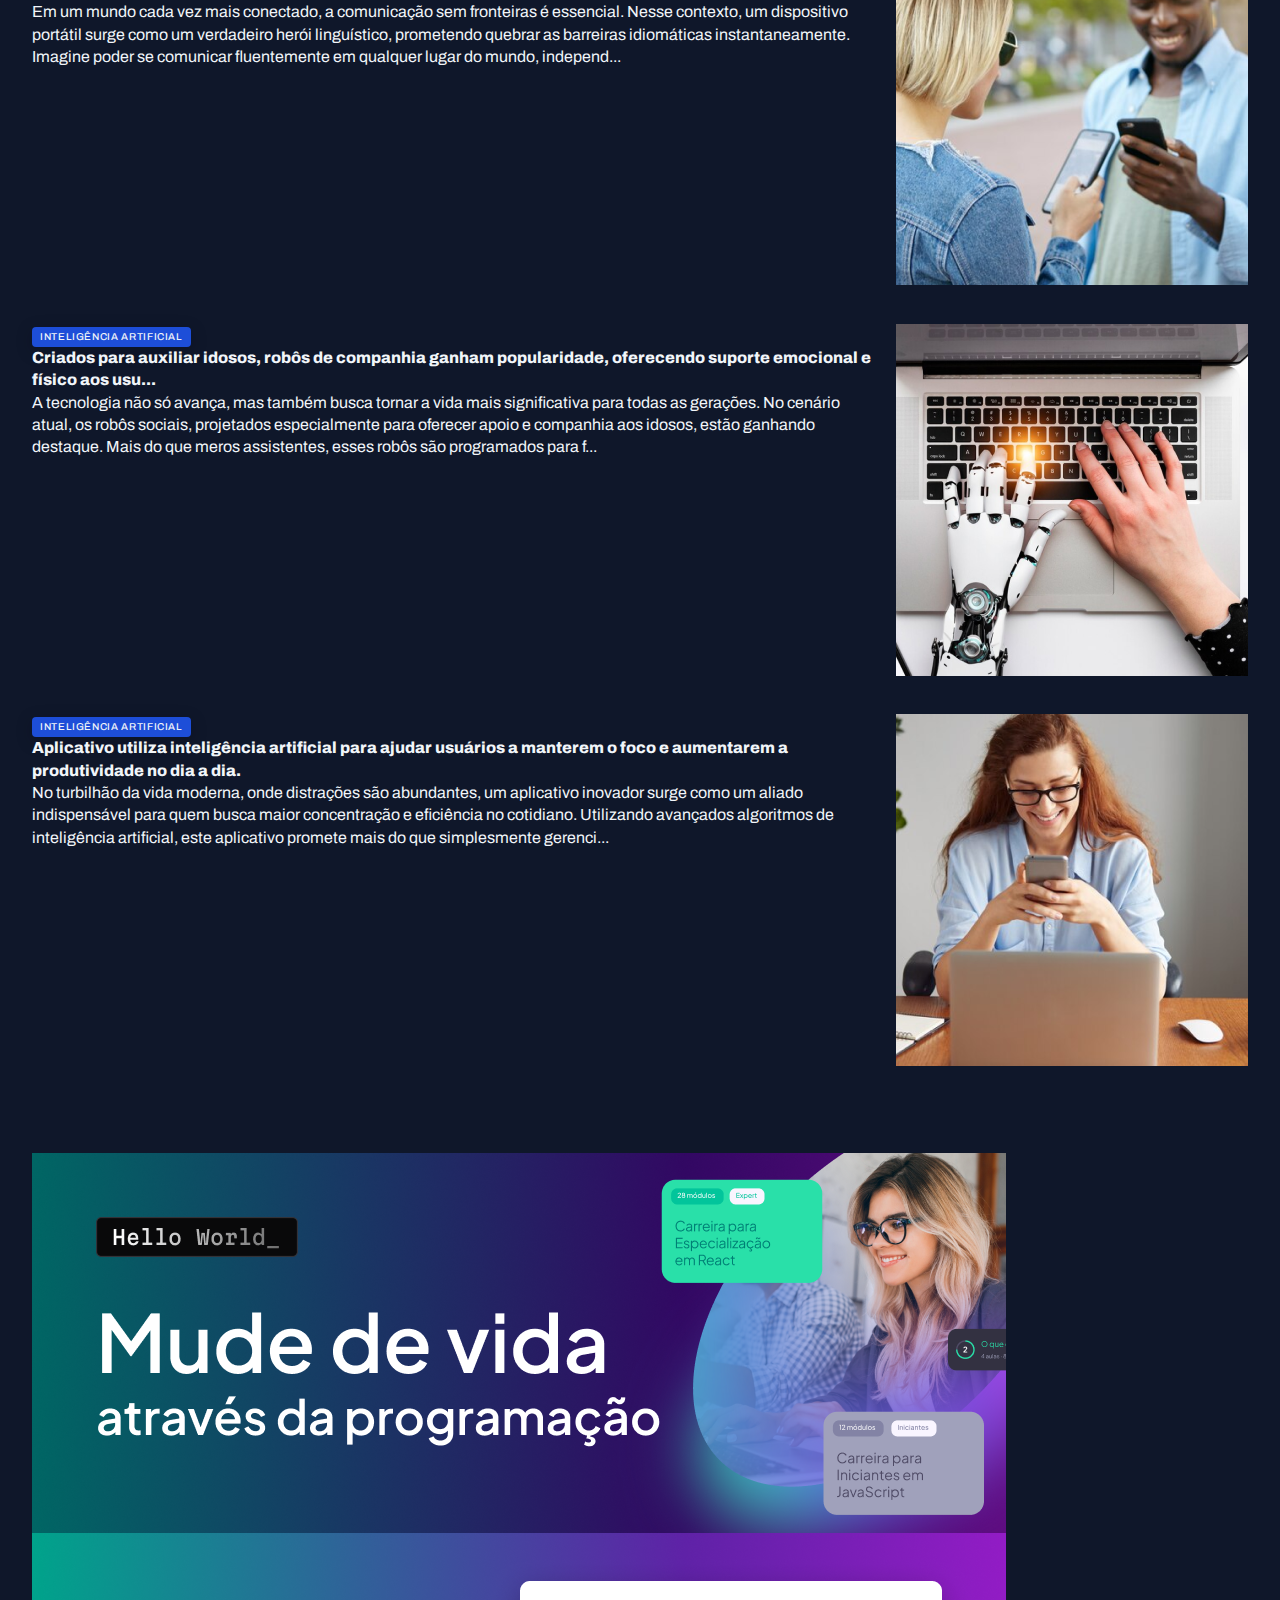
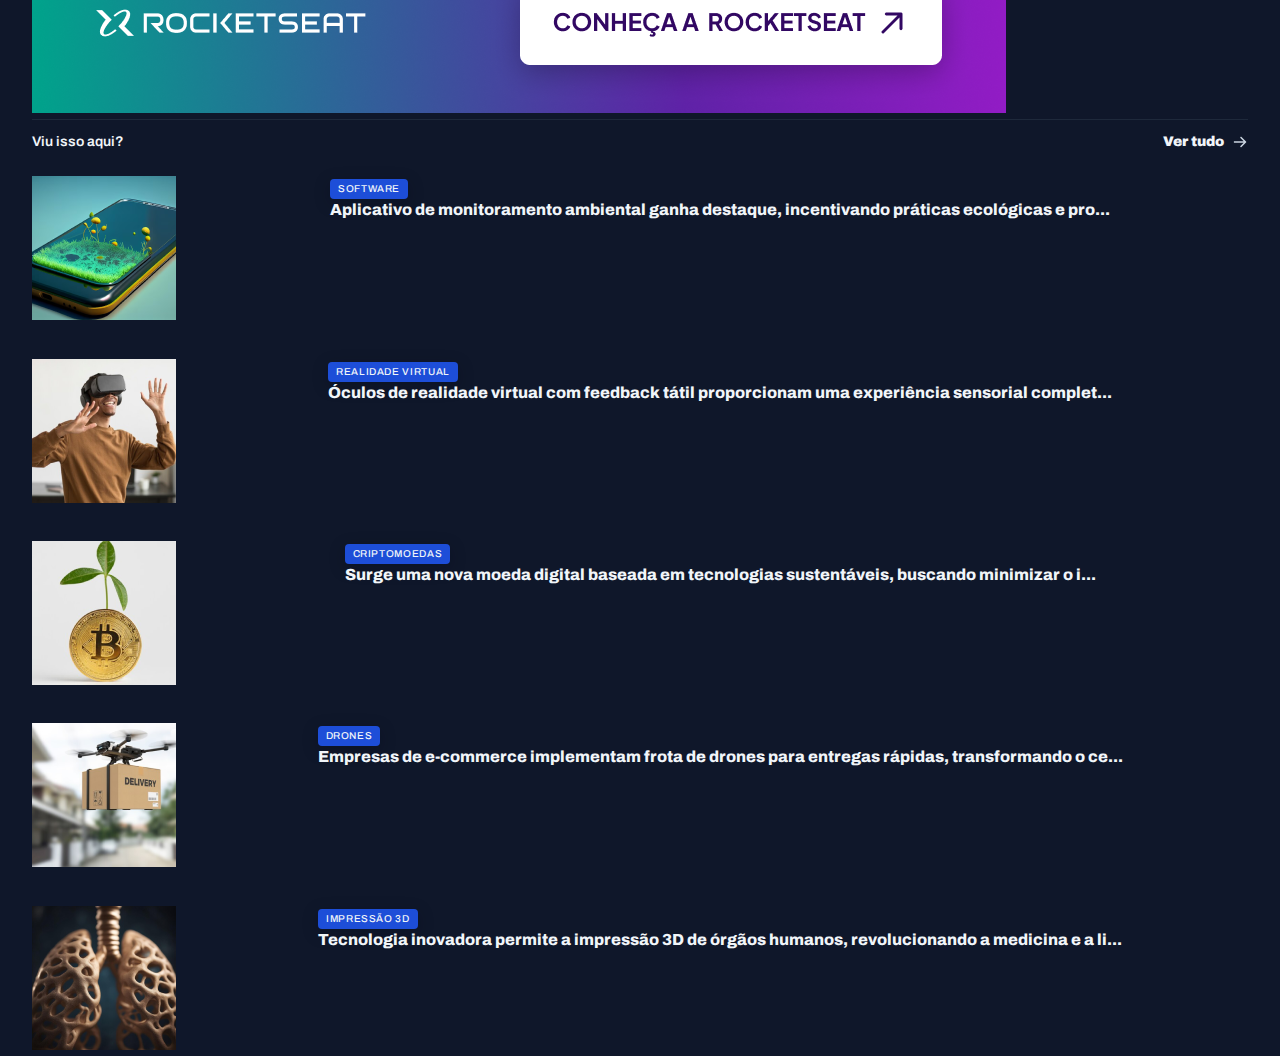
<file: 12 - Estruturando as últimas seções/index.html>
<!DOCTYPE html>
<html lang="pt-br">
  <head>

  <link rel="preconnect" href="https://fonts.googleapis.com">
  <link rel="preconnect" href="https://fonts.gstatic.com" crossorigin>

  <meta charset="UTF-8">
  <meta name="viewport" content="width=device-width, initial-scale=1.0">
  <title>Portal de notícias</title>
  <link rel="stylesheet" href="./styles/index.css">

  <link href="https://fonts.googleapis.com/css2?family=Archivo:ital,wght@0,100..900;1,100..900&display=swap" rel="stylesheet">
</head>
<body>
  <header class="container
  ">
    <nav id="primary" class="grid grid-flow-col">
      <div>
        <img src="assets/icons/List.svg" alt="ícone de menu">
        <strong>Menu</strong>
      </div>

      <div>
        <img src="assets/Logo.svg" alt="TechNews logo">
      </div>

      <div>
        <strong>Buscar</strong>
        <img src="assets/icons/MagnifyingGlass.svg" alt="ícone de lupa para pesquisa">
      </div>
    </nav>

    <nav id="secondary" class="grid grid-flow-col">
      <a href="#">Inteligência Artificial</a>
      <a href="">Blockchain</a>
      <a href="">Hologramas</a>
      <a href="">Internet</a>
      <a href="">Vestíveis</a>
      <a href="">Realidade Aumentada</a>
      <a href="">Realidade  Virtual</a>
    </nav>
  </header>

  <main class="grid container">
    <section id="featured" class="grid grid-flow-col gap-16">

        <figure class="card">
          <img src="assets/images/Image 01.png" alt="">

          <figcaption>
            <span class="content-tag">Robótica</span>
            <h2 class="text-2xl">
              Robôs domésticos começam a ser adotados para tarefas diárias, prometendo mais conforto e eficiência nas residências.
            </h2>
          </figcaption>
        </figure>
      
      <div class="grid grid-cols-2 gap-16">

        <figure class="card">
          <img src="assets/images/Image 02.png" alt="Novo Smartphone Projetor 3D chega ao mercado, transformando a forma como vemos nossas telas!">

          <figcaption>
            <span class="content-tag">Hologramas</span>
            <h2 class="text-lg">
              Novo Smartphone Projetor 3D chega ao mercado, transformando a forma como vemos nossas telas!
            </h2>
          </figcaption>
        </figure>

        <figure class="card">
          <img src="assets/images/Image 03.png" alt="Tecnologia 6G chega às metrópoles brasileiras, prometendo revolucionar a forma como vivemos e nos comunicamos.">

          <figcaption>
            <span class="content-tag">Internet</span>
            <h2 class="text-lg">
              Tecnologia 6G chega às metrópoles brasileiras, prometendo revolucionar a forma como vivemos e nos comuni...
            </h2>
          </figcaption>
        </figure>

        <figure class="card">
          <img src="assets/images/Image 04.png" alt="Empresa lança relógio inteligente capaz de monitorar a saúde mental, oferecendo insights valiosos para o bem-estar pessoal.
          ">

          <figcaption>
            <span class="content-tag">Vestíveis</span>
            <h2 class="text-lg">
              Empresa lança relógio inteligente capaz de monitorar a saúde mental, oferecendo insights valiosos para o...
            </h2>
          </figcaption>
        </figure>

        <figure class="card">
          <img src="assets/images/Image 05.png" alt="Escolas adotam a tecnologia VR para proporcionar experiências imersivas, transformando a aprendizagem tradicional.">

          <figcaption>
            <span class="content-tag">Realidade Virtual</span>
            <h2 class="text-lg">
              Escolas adotam a tecnologia VR para proporcionar experiências imersivas, transformando a aprendizagem trad...
            </h2>
          </figcaption>
        </figure>

      </div>

    </section>

    <section id="weekly">
      <header class="grid grid-flow-col">

        <h3>Mais lidas da semana</h3>
        <a href="#" class="grid grid-flow-col">
          <strong>Ver tudo</strong>
          <span></span>
        </a>
      </header>

        <div class="grid gap-16">

          <figure>
            <span class="content-tag">veículos</span>
            <img src="assets/images/Image 06.png" alt="Protótipo de veículo voador é apresentado, marcando o início da era dos transportes aéreos pessoais.">
            <p>Protótipo de veículo voador é apresentado, marcando o início da era dos transportes aéreos pessoa...</p>
          </figure>

          <figure>
            <span class="content-tag">Hologramas</span>
            <img src="assets/images/Image 07.png" alt="Plataforma de videoconferência apresenta nova função de hologramas, tornando as chamadas virtuais mais realistas e envolventes.">
            <p>Plataforma de videoconferência apresenta nova função de hologramas, tornando as chamada...</p>
          </figure>

          <figure>
            <span class="content-tag">Realidade virtual</span>
            <img src="assets/images/Image 08.png" alt="Nova geração de consoles de videogame é lançada, trazendo gráficos ultra-realistas e experiências de jogo totalmente envolventes.">
            <p>Nova geração de consoles de videogame é lançada, trazendo gráficos ultra-realistas e experiênci...</p>
          </figure>

          <figure>
            <span class="content-tag">Internet</span>
            <img src="assets/images/Image 09.png" alt="Projeto busca oferecer internet de alta velocidade em áreas remotas através de satélites.">
            <p>Projeto busca oferecer internet de alta velocidade em áreas remotas através de satélites.</p>
          </figure>

        </div>
    </section>

    <section id="ai">

      <header class="grid grid-flow-col">
        <h3>Destaques da Inteligência Artificial</h3>
        <a href="#" class="grid grid-flow-col">
          <strong>Ver tudo</strong>
          <span></span>
        </a>
      </header>

      <div class="grid gap-32">
        <article class="grid grid-flow-col gap-16">
          <div>
            <span class="content-tag">Inteligência Artificial</span>
            <h3 class="text-xl">
              Empresa surpreende o mundo ao anunciar um algoritmo capaz de prever eventos futuros com alta precisão.
            </h3>
            <p class="text-sm">
              Em um avanço surpreendente da inteligência artificial, uma empresa anuncia o desenvolvimento de um algoritmo capaz de prever eventos futuros com notável precisão. Descubra como essa tecnologia está desafiando as fronteiras da previsão e quais são as implicações para diversas áreas, desde finanças até plan...
            </p>
          </div>
          <div>
            <img src="./assets/images/Image 10.png" alt="">
          </div>
        </article>

        <article class="grid grid-flow-col gap-16">
          <div>
            <span class="content-tag">Inteligência Artificial</span>
            <h3 class="text-xl">
              Dispositivo portátil promete traduzir instantaneamente diferentes idiomas, facilitando a comunicação global.
            </h3>
            <p class="text-sm">
              Em um mundo cada vez mais conectado, a comunicação sem fronteiras é essencial. Nesse contexto, um dispositivo portátil surge como um verdadeiro herói linguístico, prometendo quebrar as barreiras idiomáticas instantaneamente. Imagine poder se comunicar fluentemente em qualquer lugar do mundo, independ...
            </p>
          </div>
          <div>
            <img src="./assets/images/Image 11.png" alt="">
          </div>
        </article>

        <article class="grid grid-flow-col gap-16">
          <div>
            <span class="content-tag">Inteligência Artificial</span>
            <h3 class="text-xl">
              Criados para auxiliar idosos, robôs de companhia ganham popularidade, oferecendo suporte emocional e físico aos usu...
            </h3>
            <p class="text-sm">
              A tecnologia não só avança, mas também busca tornar a vida mais significativa para todas as gerações. No cenário atual, os robôs sociais, projetados especialmente para oferecer apoio e companhia aos idosos, estão ganhando destaque. Mais do que meros assistentes, esses robôs são programados para f...
            </p>
          </div>
          <div>
            <img src="./assets/images/Image 12.png" alt="">
          </div>
        </article>

        <article class="grid grid-flow-col gap-16">
          <div>
            <span class="content-tag">Inteligência Artificial</span>
            <h3 class="text-xl">
              Aplicativo utiliza inteligência artificial para ajudar usuários a manterem o foco e aumentarem a produtividade no dia a dia.
            </h3>
            <p class="text-sm">
              No turbilhão da vida moderna, onde distrações são abundantes, um aplicativo inovador surge como um aliado indispensável para quem busca maior concentração e eficiência no cotidiano. Utilizando avançados algoritmos de inteligência artificial, este aplicativo promete mais do que simplesmente gerenci...
            </p>
          </div>
          <div>
            <img src="./assets/images/Image 13.png" alt="">
          </div>
        </article>
      </div>
    </section>

    <div>
      <div id="ads">
        <img src="assets/Ads.png" alt="">
      </div>

      <section id="more">
        <header class="grid grid-flow-col">
          <h3>Viu isso aqui?</h3>
          <a href="#" class="grid grid-flow-col">
            <strong>Ver tudo</strong>
            <span></span>
          </a>
        </header>

        <div class="grid gap-32">
          <article class="grid grid-flow-col gap-16">
            <div>
              <img src="./assets/images/Image 14.png" alt="Aplicativo de monitoramento ambiental ganha destaque, incentivando práticas ecológicas e promovendo a conscientização.">
            </div>
            <div>
              <span class="content-tag">Software</span>
              <h3 class="text-xl">
                Aplicativo de monitoramento ambiental ganha destaque, incentivando práticas ecológicas e pro...
              </h3>
            </div>
          </article>

          <article class="grid grid-flow-col gap-16">
            <div>
              <img src="./assets/images/Image 15.png" alt="Óculos de realidade virtual com feedback tátil proporcionam uma experiência sensorial completa, imergindo usuários em ambientes digitais.">
            </div>
            <div>
              <span class="content-tag">Realidade Virtual</span>
              <h3 class="text-xl">
                Óculos de realidade virtual com feedback tátil proporcionam uma experiência sensorial complet...
              </h3>
            </div>
          </article>

          <article class="grid grid-flow-col gap-16">
            <div>
              <img src="./assets/images/Image 16.png" alt="Surge uma nova moeda digital baseada em tecnologias sustentáveis, buscando minimizar o impacto ambiental associado à mineração de criptomoedas.">
            </div>
            <div>
              <span class="content-tag">Criptomoedas</span>
              <h3 class="text-xl">
                Surge uma nova moeda digital baseada em tecnologias sustentáveis, buscando minimizar o i...
              </h3>
            </div>
          </article>

          <article class="grid grid-flow-col gap-16">
            <div>
              <img src="./assets/images/Image 17.png" alt="Empresas de e-commerce implementam frota de drones para entregas rápidas, transformando o cenário do comércio online.">
            </div>
            <div>
              <span class="content-tag">Drones</span>
              <h3 class="text-xl">
                Empresas de e-commerce implementam frota de drones para entregas rápidas, transformando o ce...
              </h3>
            </div>
          </article>

          <article class="grid grid-flow-col gap-16">
            <div>
              <img src="./assets/images/Image 18.png" alt="Tecnologia inovadora permite a impressão 3D de órgãos humanos, revolucionando a medicina e a lista de espera por transplantes.">
            </div>
            <div>
              <span class="content-tag">Impressão 3d</span>
              <h3 class="text-xl">
                Tecnologia inovadora permite a impressão 3D de órgãos humanos, revolucionando a medicina e a li...
              </h3>
            </div>
          </article>
          
        </div>
      </section>

    </div>
  </main>
</body>
</html>
</file>
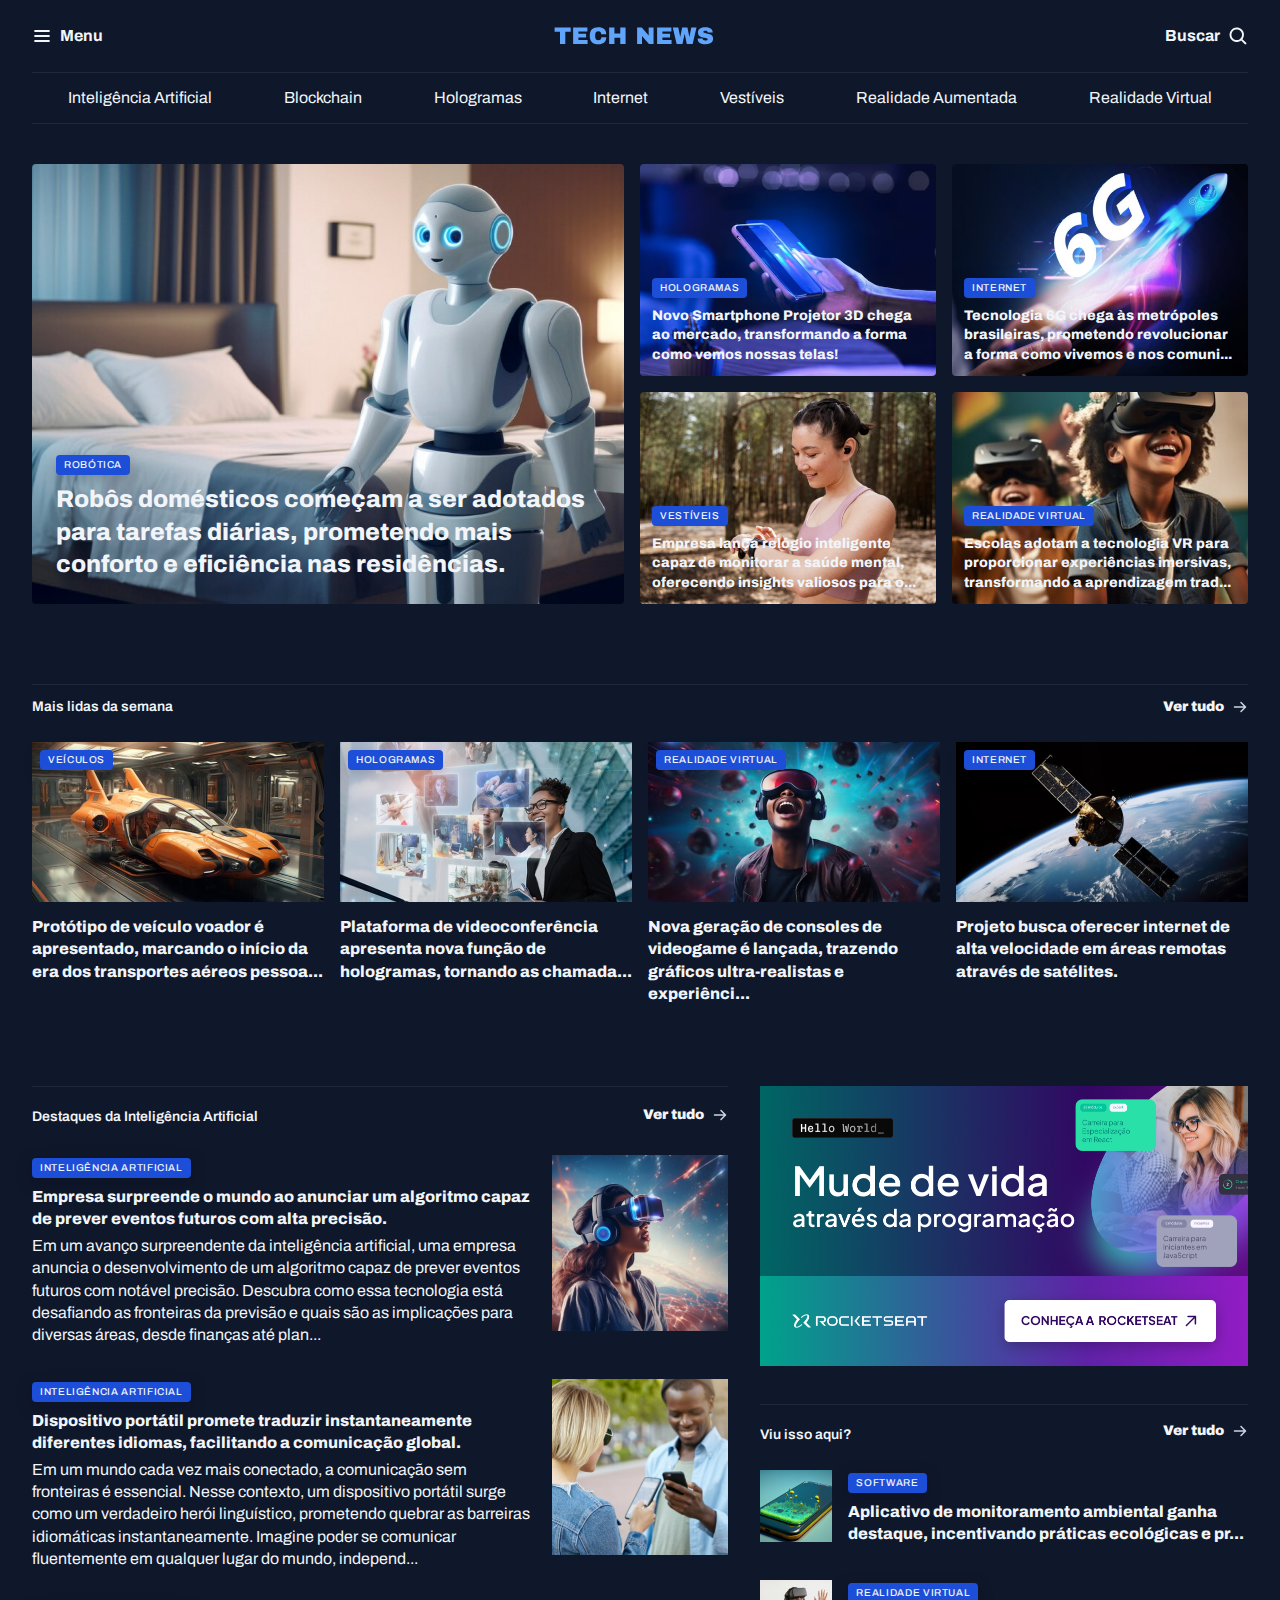
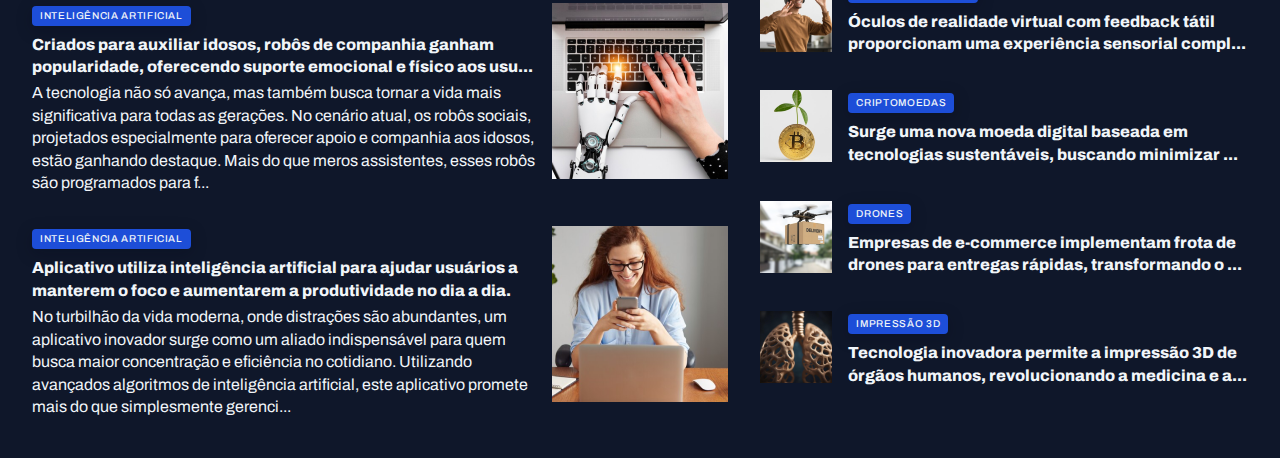
<file: 13 - Estilizando as últimas seções/index.html>
<!DOCTYPE html>
<html lang="pt-br">
  <head>

  <link rel="preconnect" href="https://fonts.googleapis.com">
  <link rel="preconnect" href="https://fonts.gstatic.com" crossorigin>

  <meta charset="UTF-8">
  <meta name="viewport" content="width=device-width, initial-scale=1.0">
  <title>Portal de notícias</title>
  <link rel="stylesheet" href="./styles/index.css">

  <link href="https://fonts.googleapis.com/css2?family=Archivo:ital,wght@0,100..900;1,100..900&display=swap" rel="stylesheet">
</head>
<body>
  <header class="container
  ">
    <nav id="primary" class="grid grid-flow-col">
      <div>
        <img src="assets/icons/List.svg" alt="ícone de menu">
        <strong>Menu</strong>
      </div>

      <div>
        <img src="assets/Logo.svg" alt="TechNews logo">
      </div>

      <div>
        <strong>Buscar</strong>
        <img src="assets/icons/MagnifyingGlass.svg" alt="ícone de lupa para pesquisa">
      </div>
    </nav>

    <nav id="secondary" class="grid grid-flow-col">
      <a href="#">Inteligência Artificial</a>
      <a href="">Blockchain</a>
      <a href="">Hologramas</a>
      <a href="">Internet</a>
      <a href="">Vestíveis</a>
      <a href="">Realidade Aumentada</a>
      <a href="">Realidade  Virtual</a>
    </nav>
  </header>

  <main class="grid container">
    <section id="featured" class="grid grid-flow-col gap-16">

        <figure class="card">
          <img src="assets/images/Image 01.png" alt="">

          <figcaption>
            <span class="content-tag">Robótica</span>
            <h2 class="text-2xl">
              Robôs domésticos começam a ser adotados para tarefas diárias, prometendo mais conforto e eficiência nas residências.
            </h2>
          </figcaption>
        </figure>
      
      <div class="grid grid-cols-2 gap-16">

        <figure class="card">
          <img src="assets/images/Image 02.png" alt="Novo Smartphone Projetor 3D chega ao mercado, transformando a forma como vemos nossas telas!">

          <figcaption>
            <span class="content-tag">Hologramas</span>
            <h2 class="text-lg">
              Novo Smartphone Projetor 3D chega ao mercado, transformando a forma como vemos nossas telas!
            </h2>
          </figcaption>
        </figure>

        <figure class="card">
          <img src="assets/images/Image 03.png" alt="Tecnologia 6G chega às metrópoles brasileiras, prometendo revolucionar a forma como vivemos e nos comunicamos.">

          <figcaption>
            <span class="content-tag">Internet</span>
            <h2 class="text-lg">
              Tecnologia 6G chega às metrópoles brasileiras, prometendo revolucionar a forma como vivemos e nos comuni...
            </h2>
          </figcaption>
        </figure>

        <figure class="card">
          <img src="assets/images/Image 04.png" alt="Empresa lança relógio inteligente capaz de monitorar a saúde mental, oferecendo insights valiosos para o bem-estar pessoal.
          ">

          <figcaption>
            <span class="content-tag">Vestíveis</span>
            <h2 class="text-lg">
              Empresa lança relógio inteligente capaz de monitorar a saúde mental, oferecendo insights valiosos para o...
            </h2>
          </figcaption>
        </figure>

        <figure class="card">
          <img src="assets/images/Image 05.png" alt="Escolas adotam a tecnologia VR para proporcionar experiências imersivas, transformando a aprendizagem tradicional.">

          <figcaption>
            <span class="content-tag">Realidade Virtual</span>
            <h2 class="text-lg">
              Escolas adotam a tecnologia VR para proporcionar experiências imersivas, transformando a aprendizagem trad...
            </h2>
          </figcaption>
        </figure>

      </div>

    </section>

    <section id="weekly">
      <header class="grid grid-flow-col">

        <h3>Mais lidas da semana</h3>
        <a href="#" class="grid grid-flow-col">
          <strong>Ver tudo</strong>
          <span></span>
        </a>
      </header>

        <div class="grid gap-16">

          <figure>
            <span class="content-tag">veículos</span>
            <img src="assets/images/Image 06.png" alt="Protótipo de veículo voador é apresentado, marcando o início da era dos transportes aéreos pessoais.">
            <p>Protótipo de veículo voador é apresentado, marcando o início da era dos transportes aéreos pessoa...</p>
          </figure>

          <figure>
            <span class="content-tag">Hologramas</span>
            <img src="assets/images/Image 07.png" alt="Plataforma de videoconferência apresenta nova função de hologramas, tornando as chamadas virtuais mais realistas e envolventes.">
            <p>Plataforma de videoconferência apresenta nova função de hologramas, tornando as chamada...</p>
          </figure>

          <figure>
            <span class="content-tag">Realidade virtual</span>
            <img src="assets/images/Image 08.png" alt="Nova geração de consoles de videogame é lançada, trazendo gráficos ultra-realistas e experiências de jogo totalmente envolventes.">
            <p>Nova geração de consoles de videogame é lançada, trazendo gráficos ultra-realistas e experiênci...</p>
          </figure>

          <figure>
            <span class="content-tag">Internet</span>
            <img src="assets/images/Image 09.png" alt="Projeto busca oferecer internet de alta velocidade em áreas remotas através de satélites.">
            <p>Projeto busca oferecer internet de alta velocidade em áreas remotas através de satélites.</p>
          </figure>

        </div>
    </section>

    <section id="ai">

      <header class="grid grid-flow-col">
        <h3>Destaques da Inteligência Artificial</h3>
        <a href="#" class="grid grid-flow-col">
          <strong>Ver tudo</strong>
          <span></span>
        </a>
      </header>

      <div class="grid gap-32">
        <article class="grid grid-flow-col gap-16">
          <div>
            <span class="content-tag">Inteligência Artificial</span>
            <h3 class="text-xl">
              Empresa surpreende o mundo ao anunciar um algoritmo capaz de prever eventos futuros com alta precisão.
            </h3>
            <p class="text-sm">
              Em um avanço surpreendente da inteligência artificial, uma empresa anuncia o desenvolvimento de um algoritmo capaz de prever eventos futuros com notável precisão. Descubra como essa tecnologia está desafiando as fronteiras da previsão e quais são as implicações para diversas áreas, desde finanças até plan...
            </p>
          </div>
          <div>
            <img src="./assets/images/Image 10.png" alt="">
          </div>
        </article>

        <article class="grid grid-flow-col gap-16">
          <div>
            <span class="content-tag">Inteligência Artificial</span>
            <h3 class="text-xl">
              Dispositivo portátil promete traduzir instantaneamente diferentes idiomas, facilitando a comunicação global.
            </h3>
            <p class="text-sm">
              Em um mundo cada vez mais conectado, a comunicação sem fronteiras é essencial. Nesse contexto, um dispositivo portátil surge como um verdadeiro herói linguístico, prometendo quebrar as barreiras idiomáticas instantaneamente. Imagine poder se comunicar fluentemente em qualquer lugar do mundo, independ...
            </p>
          </div>
          <div>
            <img src="./assets/images/Image 11.png" alt="">
          </div>
        </article>

        <article class="grid grid-flow-col gap-16">
          <div>
            <span class="content-tag">Inteligência Artificial</span>
            <h3 class="text-xl">
              Criados para auxiliar idosos, robôs de companhia ganham popularidade, oferecendo suporte emocional e físico aos usu...
            </h3>
            <p class="text-sm">
              A tecnologia não só avança, mas também busca tornar a vida mais significativa para todas as gerações. No cenário atual, os robôs sociais, projetados especialmente para oferecer apoio e companhia aos idosos, estão ganhando destaque. Mais do que meros assistentes, esses robôs são programados para f...
            </p>
          </div>
          <div>
            <img src="./assets/images/Image 12.png" alt="">
          </div>
        </article>

        <article class="grid grid-flow-col gap-16">
          <div>
            <span class="content-tag">Inteligência Artificial</span>
            <h3 class="text-xl">
              Aplicativo utiliza inteligência artificial para ajudar usuários a manterem o foco e aumentarem a produtividade no dia a dia.
            </h3>
            <p class="text-sm">
              No turbilhão da vida moderna, onde distrações são abundantes, um aplicativo inovador surge como um aliado indispensável para quem busca maior concentração e eficiência no cotidiano. Utilizando avançados algoritmos de inteligência artificial, este aplicativo promete mais do que simplesmente gerenci...
            </p>
          </div>
          <div>
            <img src="./assets/images/Image 13.png" alt="">
          </div>
        </article>
      </div>
    </section>

    <aside>
      <div id="ads">
        <img src="assets/Ads.png" alt="">
      </div>

      <section id="more">
        <header class="grid grid-flow-col">
          <h3>Viu isso aqui?</h3>
          <a href="#" class="grid grid-flow-col">
            <strong>Ver tudo</strong>
            <span></span>
          </a>
        </header>

        <div class="grid gap-32">
          <article class="grid grid-flow-col gap-16">
            <div>
              <img src="./assets/images/Image 14.png" alt="Aplicativo de monitoramento ambiental ganha destaque, incentivando práticas ecológicas e promovendo a conscientização.">
            </div>
            <div>
              <span class="content-tag">Software</span>
              <h3 class="text-xl">
                Aplicativo de monitoramento ambiental ganha destaque, incentivando práticas ecológicas e pr...
              </h3>
            </div>
          </article>

          <article class="grid grid-flow-col gap-16">
            <div>
              <img src="./assets/images/Image 15.png" alt="Óculos de realidade virtual com feedback tátil proporcionam uma experiência sensorial completa, imergindo usuários em ambientes digitais.">
            </div>
            <div>
              <span class="content-tag">Realidade Virtual</span>
              <h3 class="text-xl">
                Óculos de realidade virtual com feedback tátil proporcionam uma experiência sensorial compl...
              </h3>
            </div>
          </article>

          <article class="grid grid-flow-col gap-16">
            <div>
              <img src="./assets/images/Image 16.png" alt="Surge uma nova moeda digital baseada em tecnologias sustentáveis, buscando minimizar o impacto ambiental associado à mineração de criptomoedas.">
            </div>
            <div>
              <span class="content-tag">Criptomoedas</span>
              <h3 class="text-xl">
                Surge uma nova moeda digital baseada em tecnologias sustentáveis, buscando minimizar ...
              </h3>
            </div>
          </article>

          <article class="grid grid-flow-col gap-16">
            <div>
              <img src="./assets/images/Image 17.png" alt="Empresas de e-commerce implementam frota de drones para entregas rápidas, transformando o cenário do comércio online.">
            </div>
            <div>
              <span class="content-tag">Drones</span>
              <h3 class="text-xl">
                Empresas de e-commerce implementam frota de drones para entregas rápidas, transformando o ...
              </h3>
            </div>
          </article>

          <article class="grid grid-flow-col gap-16">
            <div>
              <img src="./assets/images/Image 18.png" alt="Tecnologia inovadora permite a impressão 3D de órgãos humanos, revolucionando a medicina e a lista de espera por transplantes.">
            </div>
            <div>
              <span class="content-tag">Impressão 3d</span>
              <h3 class="text-xl">
                Tecnologia inovadora permite a impressão 3D de órgãos humanos, revolucionando a medicina e a...
              </h3>
            </div>
          </article>
          
        </div>
      </section>

    </aside>
  </main>
</body>
</html>
</file>
<file: styles/index.css>
@import url(global.css);
@import url(utility.css);
@import url(header.css);
@import url(sections.css);
</file>
<file: 05 - Criando o header e os menus/styles/index.css>
@import url(global.css);
@import url(header.css);
</file>
<file: 06 - Estruturando a seção de destaques/styles/index.css>
@import url(global.css);
@import url(utility.css);
@import url(header.css);
@import url(sections.css);
</file>
<file: 07 - Criando o card com o fundo degradê/styles/index.css>
@import url(global.css);
@import url(utility.css);
@import url(header.css);
@import url(sections.css);
</file>
<file: 08 - Ajustando o conteúdo do card/styles/index.css>
@import url(global.css);
@import url(utility.css);
@import url(header.css);
@import url(sections.css);
</file>
<file: 09 - Finalizando a seção destaques/styles/index.css>
@import url(global.css);
@import url(utility.css);
@import url(header.css);
@import url(sections.css);
</file>
<file: 10 - Estruturando a seção mais lidas da semana/styles/index.css>
@import url(global.css);
@import url(utility.css);
@import url(header.css);
@import url(sections.css);
</file>
<file: 11 - Aplicando estilos na seção mais lidas da semana/styles/index.css>
@import url(global.css);
@import url(utility.css);
@import url(header.css);
@import url(sections.css);
</file>
<file: 12 - Estruturando as últimas seções/styles/index.css>
@import url(global.css);
@import url(utility.css);
@import url(header.css);
@import url(sections.css);
</file>
<file: 13 - Estilizando as últimas seções/styles/index.css>
@import url(global.css);
@import url(utility.css);
@import url(header.css);
@import url(sections.css);
</file>
